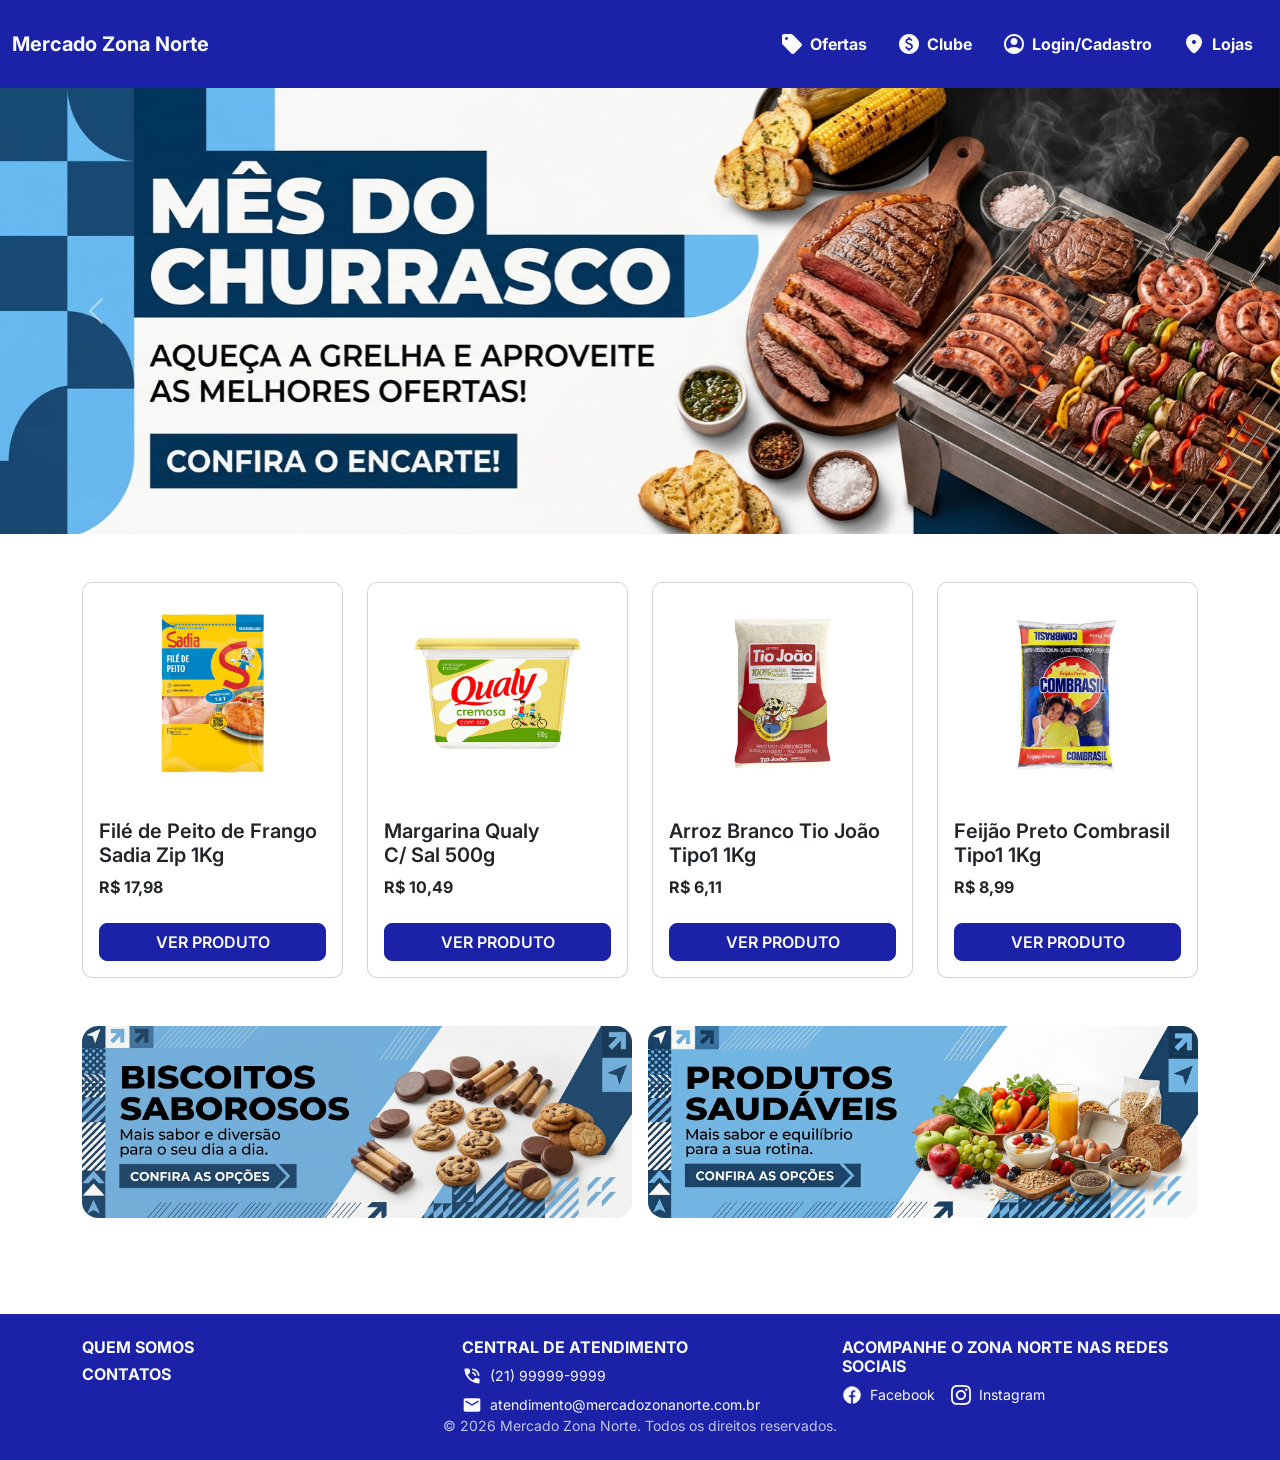
<file: Index.html>
<!DOCTYPE html>
<html lang="pt-br">

<head>
  <meta charset="UTF-8">
    <meta name="viewport" content="width=device-width, initial-scale=1.0">

    <link rel="stylesheet" href="https://cdn.jsdelivr.net/npm/bootstrap@5.3.8/dist/css/bootstrap.min.css">
    <script src="https://cdn.jsdelivr.net/npm/bootstrap@5.3.8/dist/js/bootstrap.bundle.min.js"></script>
    <link rel="stylesheet" href="style.css">
    <title>Home Page</title>

    <link rel="preconnect" href="https://fonts.googleapis.com">
    <link rel="preconnect" href="https://fonts.gstatic.com" crossorigin>
    <link href="https://fonts.googleapis.com/css2?family=Inter:wght@400;500;600;700&display=swap" rel="stylesheet">

</head>

<body>
<!-- MENU -->
        <nav class="navbar py-4 navbar-expand-md" style="background-color: #1B22A7;">
            <div class="container-fluid d-flex align-items-start justify-content-between flex-column flex-md-row">
                <div class="d-flex flex-column flex-md-row align-items-center w-100 w-md-auto mb-3 mb-md-0">
                    <a class="navbar-brand fw-bold text-light" href="index.html">
                        Mercado Zona Norte
                    </a>
                </div>

                <div class="col-12 col-md d-flex align-items-center justify-content-center justify-content-md-end">

                    <a class="nav-menu" href="ofertas.html">
                        <img src="ícones/Cupom.svg" alt="Ofertas" class="nav-icon">
                        <span>Ofertas</span>
                    </a>

                    <a class="nav-menu" href="clube.html">
                        <img src="ícones/Clube.svg" alt="Clube" class="nav-icon">
                        <span>Clube</span>
                    </a>

                    </a>
                    <a class="nav-menu" href="Cadastro.html">
                        <img src="ícones/Login.svg" alt="Login/Cadastro" class="nav-icon">
                        <span>Login/Cadastro</span>
                    </a>
                    
                   <a class="nav-menu" href="nossaslojas.html">
                        <img src="ícones/localização.svg" alt="Login/Cadastro" class="nav-icon">
                        <span>Lojas</span>
                    </a>

                </div>
            </div>
        </nav>

        <!-- BANNERS -->
        <div id="carouselExample" class="carousel slide">
            <div class="carousel-inner">
                <div class="carousel-item active">
                    <img src="Imagens/Banners/banner-1.jpg" class="d-block w-100" alt="Ofertas do Mercado Zona Norte">
                </div>
                <div class="carousel-item">
                    <img src="Imagens/Banners/banner-2.jpg" class="d-block w-100" alt="Ofertas especiais">
                </div>
                <div class="carousel-item">
                    <img src="Imagens/Banners/banner-3.jpg" class="d-block w-100" alt="Promoções do mercado">
                </div>
            </div>

            <button class="carousel-control-prev" type="button" data-bs-target="#carouselExample" data-bs-slide="prev">
                <span class="carousel-control-prev-icon" aria-hidden="true"></span>
                <span class="visually-hidden">Anterior</span>
            </button>

            <button class="carousel-control-next" type="button" data-bs-target="#carouselExample" data-bs-slide="next">
                <span class="carousel-control-next-icon" aria-hidden="true"></span>
                <span class="visually-hidden">Próximo</span>
            </button>

        </div>

        <!-- PRODUTOS -->

        <section class="container py-5">

            <div class="row g-4">

                <div class="col-12 col-md-3">
                    <div class="card">
                        <img src="Imagens/Cards/Filé-de-Peito.jpg" class="card-img-top" alt="">
                        <div class="card-body">
                            <h5 class="card-title">Filé de Peito de Frango Sadia Zip 1Kg</h5>
                            <p class="card-text">R$ 17,98</p>
                            <a href="#" class="btn btn-produto">VER PRODUTO</a>
                        </div>
                    </div>
                </div>

                <div class="col-12 col-md-3">
                    <div class="card">
                        <img src="Imagens/Cards/Margarina.jpg" class="card-img-top" alt="">
                        <div class="card-body">
                            <h5 class="card-title">Margarina Qualy <br>C/ Sal 500g</h5>
                            <p class="card-text">R$ 10,49</p>
                            <a href="#" class="btn btn-produto">VER PRODUTO</a>
                        </div>
                    </div>
                </div>

                <div class="col-12 col-md-3">
                    <div class="card">
                        <img src="Imagens/Cards/Arroz.jpg" class="card-img-top" alt="">
                        <div class="card-body">
                            <h5 class="card-title">Arroz Branco Tio João Tipo1 1Kg</h5>
                            <p class="card-text">R$ 6,11</p>
                            <a href="#" class="btn btn-produto">VER PRODUTO</a>
                        </div>
                    </div>
                </div>

                <div class="col-12 col-md-3">
                    <div class="card">
                        <img src="Imagens/Cards/Feijão.jpg" class="card-img-top" alt="">
                        <div class="card-body">
                            <h5 class="card-title">Feijão Preto Combrasil Tipo1 1Kg</h5>
                            <p class="card-text">R$ 8,99</p>
                            <a href="#" class="btn btn-produto">VER PRODUTO</a>
                        </div>
                    </div>
                </div>
        </section>

        <!-- BANNERS -->
        <section class="container pb-5">
            <div class="row g-3">
                <div class="col-12 col-md-6">
                    <div class="rounded-4 overflow-hidden">
                        <img src="Imagens/Banners/banner-4.jpg" class="d-block w-100"
                            alt="Ofertas do Mercado Zona Norte">
                    </div>
                </div>
                <div class="col-12 col-md-6">
                    <div class="rounded-4 overflow-hidden">
                        <img src="Imagens/Banners/banner-5.jpg" class="d-block w-100"
                            alt="Ofertas do Mercado Zona Norte">
                    </div>
                </div>
            </div>
        </section>

        <!-- FOOTER -->
        <footer class="footer-site text-light py-4 mt-5">
            <div class="container">
                <div class="row g-4 align-items-start">

                    <div class="col-12 col-md-4 text-center text-md-start">
                        <div class="d-flex flex-column gap-2">
                            <a href="sobre.html" class="quem-somos">
                                <h6 class="fw-bold text-uppercase mb-0">Quem Somos</h6>
                            </a>

                            <a href="contato.html" class="quem-somos">
                                <h6 class="fw-bold text-uppercase mb-0">Contatos</h6>
                            </a>

                        </div>
                    </div>

                    <div class="col-12 col-md-4 text-center text-md-start">
                        <h6 class="fw-bold text-uppercase mb-2">Central de Atendimento</h6>

                        <div class="d-flex align-items-center justify-content-center justify-content-md-start mb-2">
                            <img src="ícones/telefone.svg" alt="Telefone" class="footer-icon me-2">
                            <span class="small">(21) 99999-9999</span>
                        </div>

                        <div class="d-flex align-items-center justify-content-center justify-content-md-start">
                            <img src="ícones/email.svg" alt="E-mail" class="footer-icon me-2">
                            <span class="small">atendimento@mercadozonanorte.com.br</span>
                        </div>

                    </div>

                    <div class="col-12 col-md-4 text-center text-md-start">
                        <h6 class="fw-bold text-uppercase mb-2">Acompanhe o Zona Norte nas redes sociais</h6>
                        <div class="d-flex gap-3 justify-content-center justify-content-md-start">
                            <a href="https://www.facebook.com.br" class="social-link d-flex align-items-center gap-2">
                                <img src="ícones/facebook.svg" alt="Facebook" class="footer-icon">
                                <span class="small">Facebook</span>
                            </a>
                            <a href="https://www.instagram.com" class="social-link d-flex align-items-center gap-2">
                                <img src="ícones/instagram.svg" alt="Instagram" class="footer-icon">
                                <span class="small">Instagram</span>
                            </a>
                        </div>
                    </div>

                </div>

                <div class="text-center small opacity-75">
                    &copy; 2026 Mercado Zona Norte. Todos os direitos reservados.
                </div>
            </div>
        </footer>

    </main>

</body>

</html>
</file>
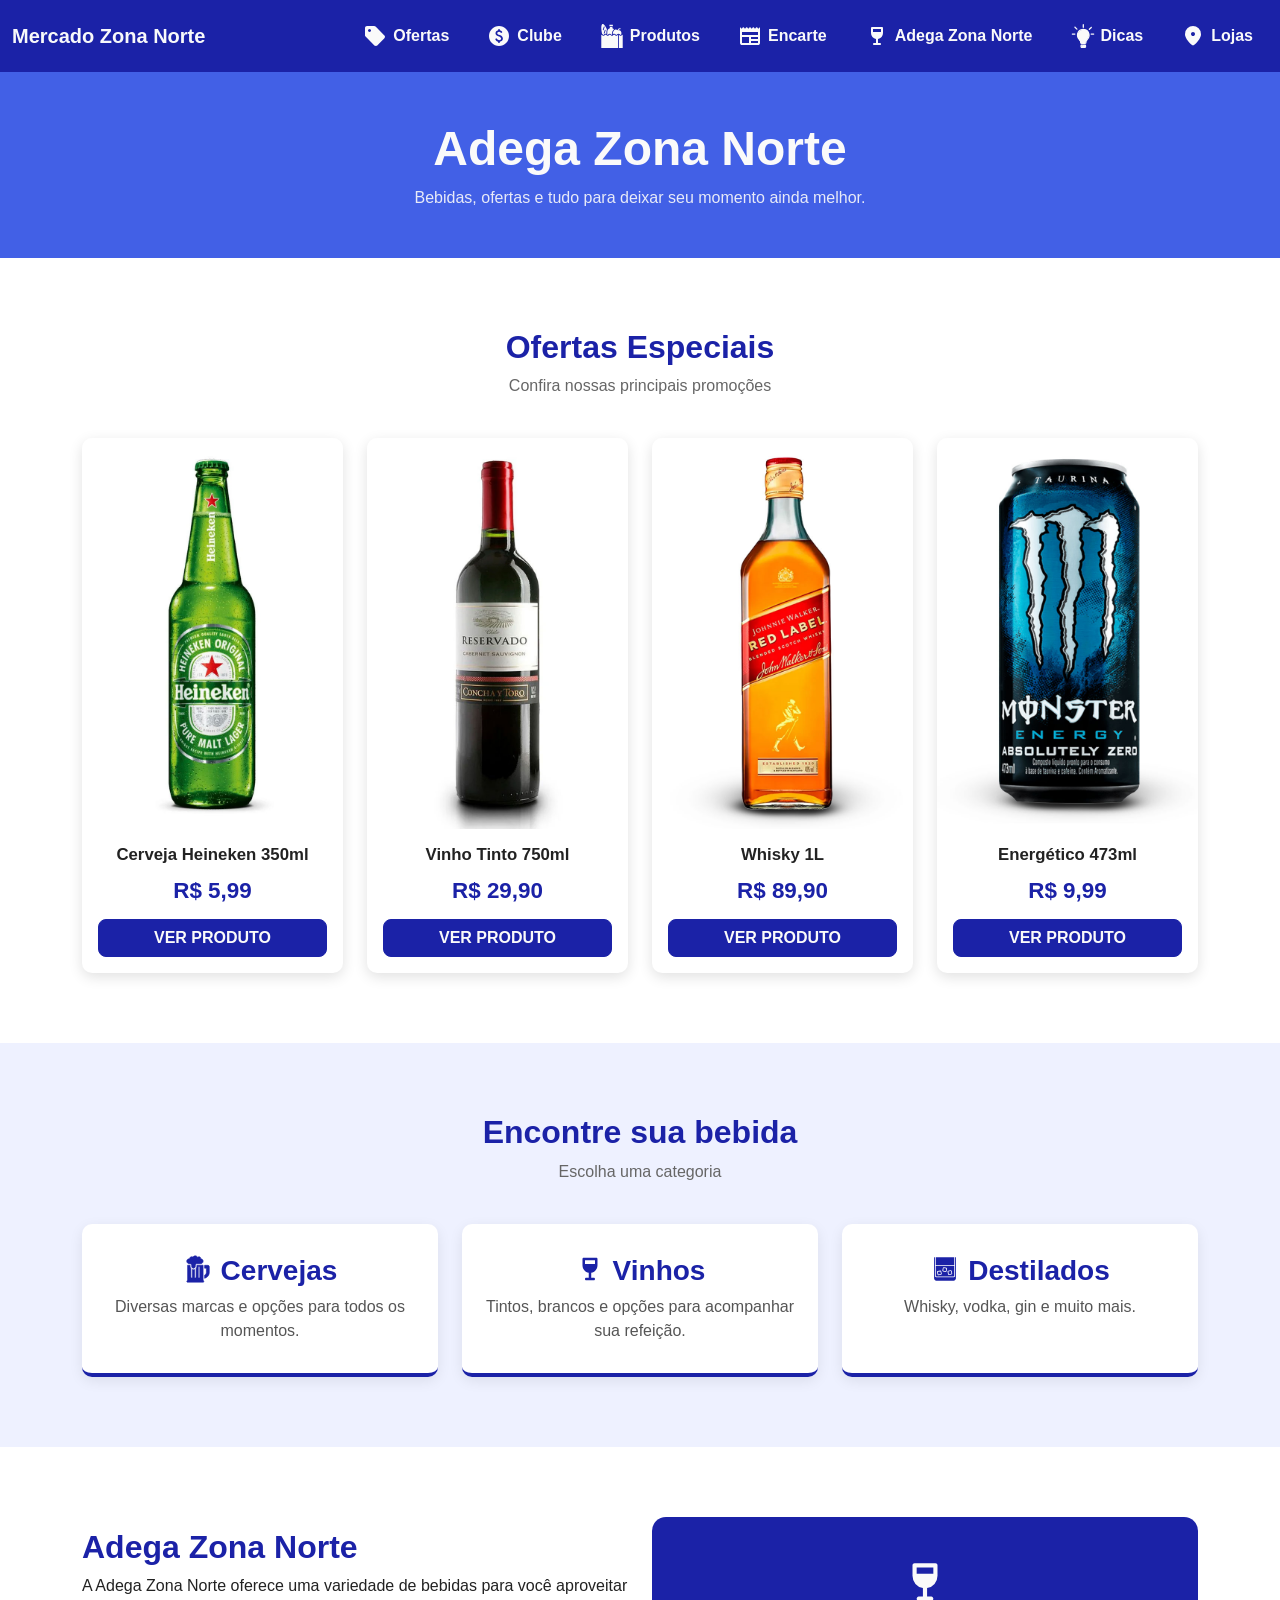
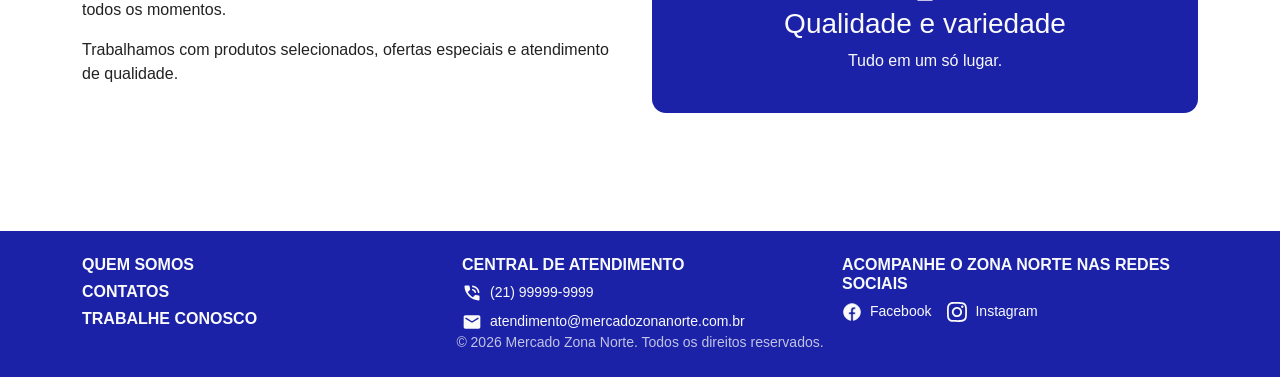
<file: adega.html>
<!DOCTYPE html>
<html lang="pt-br">

<head>
    <meta charset="UTF-8">
    <meta name="viewport" content="width=device-width, initial-scale=1.0">

    <link rel="stylesheet" href="https://cdn.jsdelivr.net/npm/bootstrap@5.3.8/dist/css/bootstrap.min.css">
    <link rel="stylesheet" href="adega.css">
    <script src="https://cdn.jsdelivr.net/npm/bootstrap@5.3.8/dist/js/bootstrap.bundle.min.js"></script>

    <title>Adega Zona Norte</title>

</head>

<body>

    <!-- MENU -->
    <nav class="navbar navbar-expand-lg navbar-dark py-3" style="background-color: #1B22A7;">
        <div class="container-fluid">
            <a class="navbar-brand fw-bold text-light" href="index.html">
                Mercado Zona Norte
            </a>

            <!-- Mobile -->
            <button class="navbar-toggler" type="button" data-bs-toggle="collapse" data-bs-target="#menuPrincipal"
                aria-controls="menuPrincipal" aria-expanded="false" aria-label="Alternar navegação">
                <span class="navbar-toggler-icon"></span>
            </button>

            <div class="collapse navbar-collapse justify-content-end mt-3 mt-lg-0" id="menuPrincipal">
                <div class="d-flex flex-column flex-lg-row align-items-stretch align-items-lg-center gap-2">

                    <a class="nav-menu" href="ofertas.html">
                        <img src="ícones/Cupom.svg" alt="Ofertas" class="nav-icon">
                        <span>Ofertas</span>
                    </a>

                    <a class="nav-menu" href="clube.html">
                        <img src="ícones/Clube.svg" alt="Clube" class="nav-icon">
                        <span>Clube</span>
                    </a>

                    <a class="nav-menu" href="produtos.html">
                        <img src="ícones/produtos.svg" alt="Produtos" class="nav-icon">
                        <span>Produtos</span>
                    </a>

                    <a class="nav-menu" href="encarte.html">
                        <img src="ícones/encarte.svg" alt="Encarte" class="nav-icon">
                        <span>Encarte</span>
                    </a>

                    <a class="nav-menu" href="adega.html">
                        <img src="ícones/vinho.svg" alt="Adega" class="nav-icon">
                        <span>Adega Zona Norte</span>
                    </a>

                    <a class="nav-menu" href="dicas.html">
                        <img src="ícones/dicas.svg" alt="Dicas" class="nav-icon">
                        <span>Dicas</span>
                    </a>

                    <a class="nav-menu" href="nossaslojas.html">
                        <img src="ícones/localização.svg" alt="Nossas Lojas" class="nav-icon">
                        <span>Lojas</span>
                    </a>

                </div>
            </div>
        </div>
    </nav>

    <!-- CABEÇALHO DA PÁGINA -->
    <section class="cabecalho-pagina">
        <div class="container text-center">
            <h1 class="display-5">Adega Zona Norte</h1>
            <p>Bebidas, ofertas e tudo para deixar seu momento ainda melhor.</p>
        </div>
    </section>


    <!-- OFERTAS -->
    <section id="ofertas" class="container ofertas">

        <div class="titulo-secao">
            <h2>Ofertas Especiais</h2>
            <p>Confira nossas principais promoções</p>
        </div>

        <div class="row g-4">

            <!-- PRODUTO 1 -->
            <div class="col-12 col-md-6 col-lg-3">
                <div class="produto-card">
                    <div class="produto-imagem">
                        <img src="Imagens/Adega/cerveja.jpg" alt="Cerveja Heineken 350ml">
                    </div>
                    <div class="produto-info">
                        <h3>Cerveja Heineken 350ml</h3>
                        <p class="preco">R$ 5,99</p>
                        <a href="#" class="btn btn-produto">VER PRODUTO</a>
                    </div>
                </div>
            </div>

            <!-- PRODUTO 2 -->
            <div class="col-12 col-md-6 col-lg-3">
                <div class="produto-card">
                    <div class="produto-imagem">
                        <img src="Imagens/Adega/vinho.jpg" alt="Vinho Tinto 750ml">
                    </div>
                    <div class="produto-info">
                        <h3>Vinho Tinto 750ml</h3>
                        <p class="preco">R$ 29,90</p>
                        <a href="#" class="btn btn-produto">VER PRODUTO</a>
                    </div>
                </div>
            </div>

            <!-- PRODUTO 3 -->
            <div class="col-12 col-md-6 col-lg-3">
                <div class="produto-card">
                    <div class="produto-imagem">
                        <img src="Imagens/Adega/whisky.jpg" alt="Whisky 1L">
                    </div>
                    <div class="produto-info">
                        <h3>Whisky 1L</h3>
                        <p class="preco">R$ 89,90</p>
                        <a href="#" class="btn btn-produto">VER PRODUTO</a>
                    </div>
                </div>
            </div>

            <!-- PRODUTO 4 -->
            <div class="col-12 col-md-6 col-lg-3">
                <div class="produto-card">
                    <div class="produto-imagem">
                        <img src="Imagens/Adega/energetico.jpg" alt="Energético 473ml">
                    </div>
                    <div class="produto-info">
                        <h3>Energético 473ml</h3>
                        <p class="preco">R$ 9,99</p>
                        <a href="#" class="btn btn-produto">VER PRODUTO</a>
                    </div>
                </div>
            </div>

        </div>
    </section>


    <!-- CATEGORIAS (destino do link "Produtos") -->
    <section id="produtos" class="categorias">
        <div class="container">

            <div class="titulo-secao">
                <h2>Encontre sua bebida</h2>
                <p>Escolha uma categoria</p>
            </div>

            <div class="row g-4">

                <div class="col-12 col-md-4">
                    <div class="categoria">
                        <h3 class="d-flex justify-content-center gap-2">
                            <img src="ícones/cervejas.svg" alt="" class="produto-icon">
                            <span>Cervejas</span>
                        </h3>
                        <p>Diversas marcas e opções para todos os momentos.</p>
                    </div>
                </div>

                <div class="col-12 col-md-4">
                    <div class="categoria">
                        <h3 class="d-flex justify-content-center gap-2">
                            <img src="ícones/vinhos.svg" alt="" class="produto-icon">
                            <span>Vinhos</span>
                        </h3>
                        <p>Tintos, brancos e opções para acompanhar sua refeição.</p>
                    </div>
                </div>

                <div class="col-12 col-md-4">
                    <div class="categoria">
                        <h3 class="d-flex justify-content-center gap-2">
                            <img src="ícones/whisky.svg" alt="" class="produto-icon">
                            <span>Destilados</span>
                        </h3>
                        <p>Whisky, vodka, gin e muito mais.</p>
                    </div>
                </div>

            </div>

        </div>
    </section>


    <!-- SOBRE -->
    <section class="sobre">
        <div class="container">
            <div class="row align-items-center g-4">

                <div class="col-md-6">
                    <h2>Adega Zona Norte</h2>
                    <p>
                        A Adega Zona Norte oferece uma variedade de bebidas
                        para você aproveitar todos os momentos.
                    </p>
                    <p>
                        Trabalhamos com produtos selecionados, ofertas
                        especiais e atendimento de qualidade.
                    </p>
                </div>

                <div class="col-md-6 text-center">
                    <div class="sobre-destaque">
                       <img src="ícones/vinho.svg" alt="" class="produto-vinho-icon">
                        <h3>Qualidade e variedade</h3>
                        <p>Tudo em um só lugar.</p>
                    </div>
                </div>

            </div>
        </div>
    </section>


    <!-- FOOTER -->
    <footer class="footer-site text-light py-4 mt-5">
        <div class="container">
            <div class="row g-4 align-items-start">

                <div class="col-12 col-md-4 text-center text-md-start">
                    <div class="d-flex flex-column gap-2">
                        <a href="sobre.html" class="quem-somos">
                            <h6 class="fw-bold text-uppercase mb-0">Quem Somos</h6>
                        </a>

                        <a href="contato.html" class="quem-somos">
                            <h6 class="fw-bold text-uppercase mb-0">Contatos</h6>
                        </a>

                        <a href="trabalheconosco.html" class="quem-somos">
                            <h6 class="fw-bold text-uppercase mb-0">Trabalhe Conosco</h6>
                        </a>

                    </div>
                </div>

                <div class="col-12 col-md-4 text-center text-md-start">
                    <h6 class="fw-bold text-uppercase mb-2">Central de Atendimento</h6>

                    <div class="d-flex align-items-center justify-content-center justify-content-md-start mb-2">
                        <img src="ícones/telefone.svg" alt="Telefone" class="footer-icon me-2">
                        <span class="small">(21) 99999-9999</span>
                    </div>

                    <div class="d-flex align-items-center justify-content-center justify-content-md-start">
                        <img src="ícones/email.svg" alt="E-mail" class="footer-icon me-2">
                        <span class="small">atendimento@mercadozonanorte.com.br</span>
                    </div>

                </div>

                <div class="col-12 col-md-4 text-center text-md-start">
                    <h6 class="fw-bold text-uppercase mb-2">Acompanhe o Zona Norte nas redes sociais</h6>
                    <div class="d-flex gap-3 justify-content-center justify-content-md-start">
                        <a href="https://www.facebook.com.br" class="social-link d-flex align-items-center gap-2">
                            <img src="ícones/facebook.svg" alt="Facebook" class="footer-icon">
                            <span class="small">Facebook</span>
                        </a>
                        <a href="https://www.instagram.com" class="social-link d-flex align-items-center gap-2">
                            <img src="ícones/instagram.svg" alt="Instagram" class="footer-icon">
                            <span class="small">Instagram</span>
                        </a>
                    </div>
                </div>

            </div>

            <div class="text-center small opacity-75">
                &copy; 2026 Mercado Zona Norte. Todos os direitos reservados.
            </div>
        </div>
    </footer>

</body>

</html>
</file>
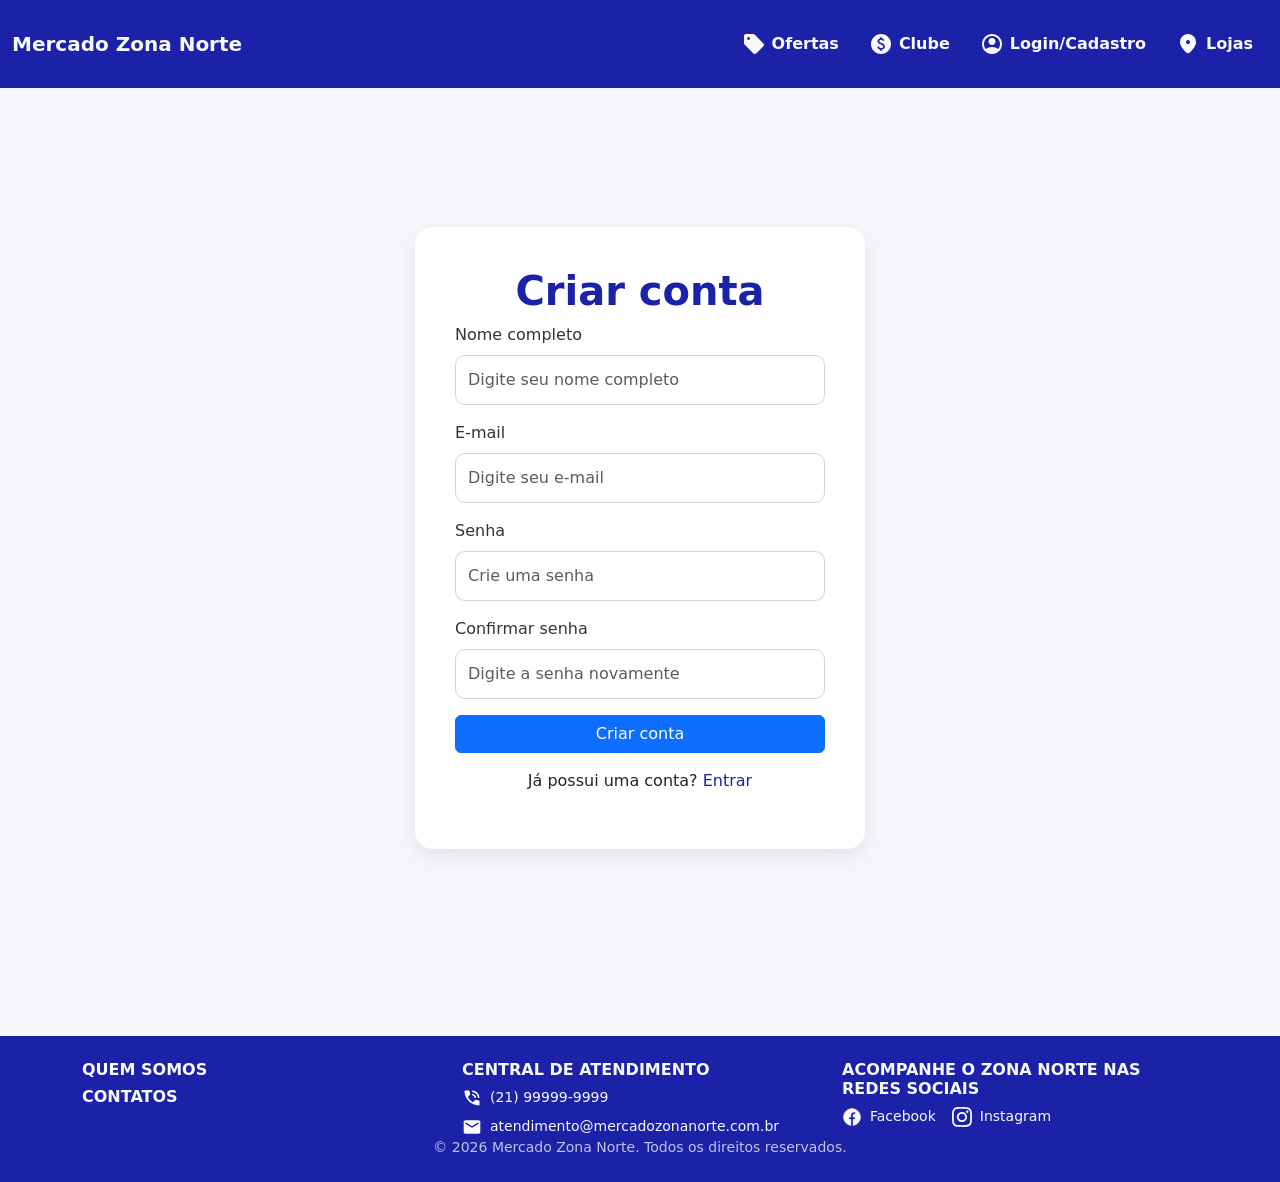
<file: cadastro.html>
<!DOCTYPE html>
<html lang="pt-br">

<head>
    <meta charset="UTF-8">
    <meta name="viewport" content="width=device-width, initial-scale=1.0">

    <link rel="stylesheet" href="https://cdn.jsdelivr.net/npm/bootstrap@5.3.8/dist/css/bootstrap.min.css">
    <script src="https://cdn.jsdelivr.net/npm/bootstrap@5.3.8/dist/js/bootstrap.bundle.min.js"></script>
    <link rel="stylesheet" href="cadastro.css">
    <title>Home Page</title>

    <link rel="preconnect" href="https://fonts.googleapis.com">
    <link rel="preconnect" href="https://fonts.gstatic.com" crossorigin>
    <link href="https://fonts.googleapis.com/css2?family=Inter:wght@400;500;600;700&display=swap" rel="stylesheet">
</head>

<body>

<!-- MENU -->
        <nav class="navbar py-4 navbar-expand-md" style="background-color: #1B22A7;">
            <div class="container-fluid d-flex align-items-start justify-content-between flex-column flex-md-row">
                <div class="d-flex flex-column flex-md-row align-items-center w-100 w-md-auto mb-3 mb-md-0">
                    <a class="navbar-brand fw-bold text-light" href="index.html">
                        Mercado Zona Norte
                    </a>
                </div>

                <div class="col-12 col-md d-flex align-items-center justify-content-center justify-content-md-end">

                    <a class="nav-menu" href="ofertas.html">
                        <img src="ícones/Cupom.svg" alt="Ofertas" class="nav-icon">
                        <span>Ofertas</span> 
                        </a>

                    <a class="nav-menu" href="clube.html">
                        <img src="ícones/Clube.svg" alt="Clube" class="nav-icon">
                        <span>Clube</span>
                    </a>

                    <a class="nav-menu" href="cadastro.html">
                        <img src="ícones/Login.svg" alt="Login/Cadastro" class="nav-icon">
                        <span>Login/Cadastro</span>
                    </a>
                    
                    <a class="nav-menu" href="nossaslojas.html">
                        <img src="ícones/localização.svg" alt="Login/Cadastro" class="nav-icon">
                        <span>Lojas</span>
                    </a>

                </div>
            </div>
        </nav>


        <!-- CADASTRO  -->

        <div class="login-container">

            <div class="login-card">

                <h1 class="text-center">
                    Criar conta
                </h1>

                <form>

                    <div class="mb-3">

                        <label for="nome" class="form-label">
                            Nome completo
                        </label>

                        <input type="text" class="form-control" id="nome" placeholder="Digite seu nome completo"
                            required>

                    </div>


                    <div class="mb-3">

                        <label for="email" class="form-label">
                            E-mail
                        </label>

                        <input type="email" class="form-control" id="email" placeholder="Digite seu e-mail" required>

                    </div>


                    <div class="mb-3">

                        <label for="senha" class="form-label">
                            Senha
                        </label>

                        <input type="password" class="form-control" id="senha" placeholder="Crie uma senha" required>

                    </div>


                    <div class="mb-3">

                        <label for="confirmarSenha" class="form-label">
                            Confirmar senha
                        </label>

                        <input type="password" class="form-control" id="confirmarSenha"
                            placeholder="Digite a senha novamente" required>

                    </div>

                    <button type="submit" class="btn btn-primary w-100">
                        Criar conta
                    </button>
                    <p class="text-center mt-3">
                        Já possui uma conta?

                        <a href="login.html">
                            Entrar
                        </a>
                    </p>
                </form>
            </div>
        </div>

    <!-- FOOTER -->
    <footer class="footer-site text-light py-4 mt-5">
        <div class="container">
            <div class="row g-4 align-items-start">

                <div class="col-12 col-md-4 text-center text-md-start">
                    <div class="d-flex flex-column gap-2">
                        <a href="sobre.html" class="quem-somos">
                            <h6 class="fw-bold text-uppercase mb-0">Quem Somos</h6>
                        </a>
                        <a href="contato.html" class="quem-somos">
                            <h6 class="fw-bold text-uppercase mb-0">Contatos</h6>
                        </a>
                    </div>
                </div>

                <div class="col-12 col-md-4 text-center text-md-start">
                    <h6 class="fw-bold text-uppercase mb-2">Central de Atendimento</h6>

                    <div class="d-flex align-items-center justify-content-center justify-content-md-start mb-2">
                        <img src="ícones/telefone.svg" alt="Telefone" class="footer-icon me-2">
                        <span class="small">(21) 99999-9999</span>
                    </div>

                    <div class="d-flex align-items-center justify-content-center justify-content-md-start">
                        <img src="ícones/email.svg" alt="E-mail" class="footer-icon me-2">
                        <span class="small">atendimento@mercadozonanorte.com.br</span>
                    </div>
                </div>

                <div class="col-12 col-md-4 text-center text-md-start">
                    <h6 class="fw-bold text-uppercase mb-2">Acompanhe o Zona Norte nas redes sociais</h6>
                    <div class="d-flex gap-3 justify-content-center justify-content-md-start">
                        <a href="https://www.facebook.com.br" class="social-link d-flex align-items-center gap-2">
                            <img src="ícones/facebook.svg" alt="Facebook" class="footer-icon">
                            <span class="small">Facebook</span>
                        </a>
                        <a href="https://www.instagram.com" class="social-link d-flex align-items-center gap-2">
                            <img src="ícones/instagram.svg" alt="Instagram" class="footer-icon">
                            <span class="small">Instagram</span>
                        </a>
                    </div>
                </div>

            </div>

            <div class="text-center small opacity-75">
                &copy; 2026 Mercado Zona Norte. Todos os direitos reservados.
            </div>
        </div>
    </footer>

    <script>
    document.addEventListener("DOMContentLoaded", function () {
        const form = document.querySelector("form");
        const senhaInput = document.getElementById("senha");
        const confirmarSenhaInput = document.getElementById("confirmarSenha");

        form.addEventListener("submit", function (event) {
            event.preventDefault();
            const senha = senhaInput.value;
            const confirmarSenha = confirmarSenhaInput.value;

            if (senha.length < 6 || senha.length > 15) {
                alert("A senha deve ter entre 6 e 15 caracteres.");
                senhaInput.focus();
                return;
            }
            if (senha !== confirmarSenha) {
                alert("As senhas não coincidem. Por favor, verifique.");
                confirmarSenhaInput.focus();
                return;
            }

            alert("Cadastro realizado com sucesso!");
            
            window.location.href = "login.html";
        });
    });
    </script>
  </body>
</html>
</file>
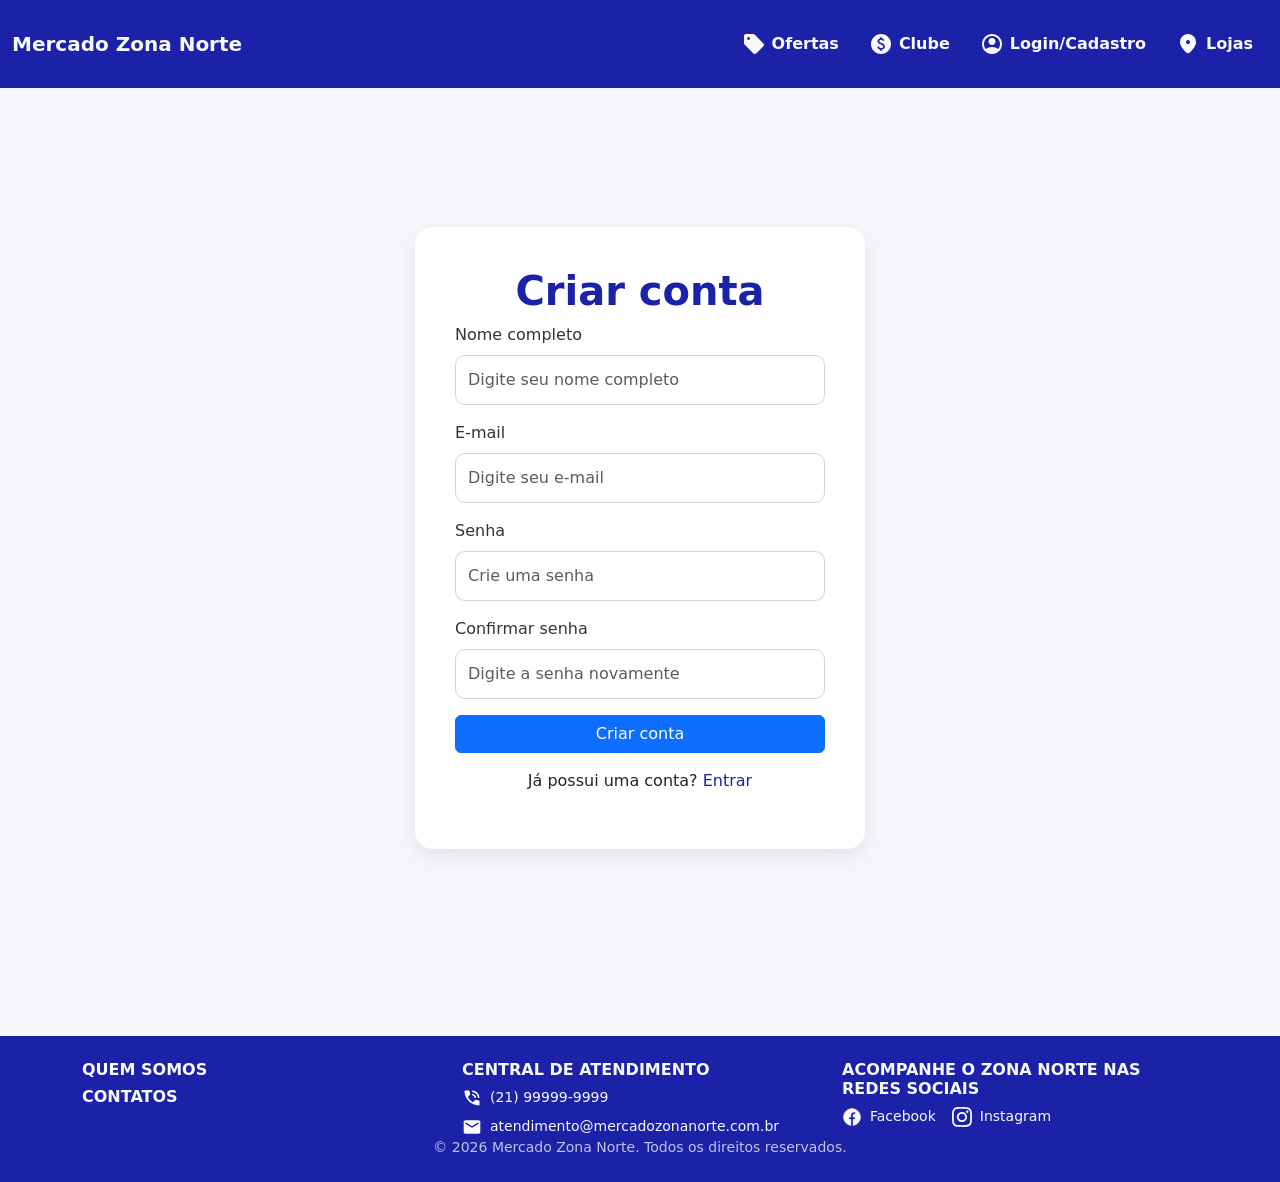
<file: Cadastro.html>
<!DOCTYPE html>
<html lang="pt-br">

<head>
    <meta charset="UTF-8">
    <meta name="viewport" content="width=device-width, initial-scale=1.0">

    <link rel="stylesheet" href="https://cdn.jsdelivr.net/npm/bootstrap@5.3.8/dist/css/bootstrap.min.css">
    <script src="https://cdn.jsdelivr.net/npm/bootstrap@5.3.8/dist/js/bootstrap.bundle.min.js"></script>
    <link rel="stylesheet" href="cadastro.css">
    <title>Home Page</title>

    <link rel="preconnect" href="https://fonts.googleapis.com">
    <link rel="preconnect" href="https://fonts.gstatic.com" crossorigin>
    <link href="https://fonts.googleapis.com/css2?family=Inter:wght@400;500;600;700&display=swap" rel="stylesheet">
</head>

<body>

<!-- MENU -->
        <nav class="navbar py-4 navbar-expand-md" style="background-color: #1B22A7;">
            <div class="container-fluid d-flex align-items-start justify-content-between flex-column flex-md-row">
                <div class="d-flex flex-column flex-md-row align-items-center w-100 w-md-auto mb-3 mb-md-0">
                    <a class="navbar-brand fw-bold text-light" href="index.html">
                        Mercado Zona Norte
                    </a>
                </div>

                <div class="col-12 col-md d-flex align-items-center justify-content-center justify-content-md-end">

                    <a class="nav-menu" href="ofertas.html">
                        <img src="ícones/Cupom.svg" alt="Ofertas" class="nav-icon">
                        <span>Ofertas</span>
                    </a>

                    <a class="nav-menu" href="clube.html">
                        <img src="ícones/Clube.svg" alt="Clube" class="nav-icon">
                        <span>Clube</span>
                    </a>

                    </a>
                    <a class="nav-menu" href="Cadastro.html">
                        <img src="ícones/Login.svg" alt="Login/Cadastro" class="nav-icon">
                        <span>Login/Cadastro</span>
                    </a>
                    
                    <a class="nav-menu" href="nossaslojas.html">
                        <img src="ícones/localização.svg" alt="Login/Cadastro" class="nav-icon">
                        <span>Lojas</span>
                    </a>

                </div>
            </div>
        </nav>

    <body>

        <!-- CADASTRO  -->

        <div class="login-container">

            <div class="login-card">

                <h1 class="text-center">
                    Criar conta
                </h1>

                <form>

                    <div class="mb-3">

                        <label for="nome" class="form-label">
                            Nome completo
                        </label>

                        <input type="text" class="form-control" id="nome" placeholder="Digite seu nome completo"
                            required>

                    </div>


                    <div class="mb-3">

                        <label for="email" class="form-label">
                            E-mail
                        </label>

                        <input type="email" class="form-control" id="email" placeholder="Digite seu e-mail" required>

                    </div>


                    <div class="mb-3">

                        <label for="senha" class="form-label">
                            Senha
                        </label>

                        <input type="password" class="form-control" id="senha" placeholder="Crie uma senha" required>

                    </div>


                    <div class="mb-3">

                        <label for="confirmarSenha" class="form-label">
                            Confirmar senha
                        </label>

                        <input type="password" class="form-control" id="confirmarSenha"
                            placeholder="Digite a senha novamente" required>

                    </div>

                    <button type="submit" class="btn btn-primary w-100">
                        Criar conta
                    </button>
                    <p class="text-center mt-3">
                        Já possui uma conta?

                        <a href="Login.html">
                            Entrar
                        </a>
                    </p>
                </form>
            </div>
        </div>
    </body>

    <!-- FOOTER -->
    <footer class="footer-site text-light py-4 mt-5">
        <div class="container">
            <div class="row g-4 align-items-start">

                <div class="col-12 col-md-4 text-center text-md-start">
                    <div class="d-flex flex-column gap-2">
                        <a href="sobre.html" class="quem-somos">
                            <h6 class="fw-bold text-uppercase mb-0">Quem Somos</h6>
                        </a>
                        <a href="contato.html" class="quem-somos">
                            <h6 class="fw-bold text-uppercase mb-0">Contatos</h6>
                        </a>
                    </div>
                </div>

                <div class="col-12 col-md-4 text-center text-md-start">
                    <h6 class="fw-bold text-uppercase mb-2">Central de Atendimento</h6>

                    <div class="d-flex align-items-center justify-content-center justify-content-md-start mb-2">
                        <img src="ícones/telefone.svg" alt="Telefone" class="footer-icon me-2">
                        <span class="small">(21) 99999-9999</span>
                    </div>

                    <div class="d-flex align-items-center justify-content-center justify-content-md-start">
                        <img src="ícones/email.svg" alt="E-mail" class="footer-icon me-2">
                        <span class="small">atendimento@mercadozonanorte.com.br</span>
                    </div>
                </div>

                <div class="col-12 col-md-4 text-center text-md-start">
                    <h6 class="fw-bold text-uppercase mb-2">Acompanhe o Zona Norte nas redes sociais</h6>
                    <div class="d-flex gap-3 justify-content-center justify-content-md-start">
                        <a href="https://www.facebook.com.br" class="social-link d-flex align-items-center gap-2">
                            <img src="ícones/facebook.svg" alt="Facebook" class="footer-icon">
                            <span class="small">Facebook</span>
                        </a>
                        <a href="https://www.instagram.com" class="social-link d-flex align-items-center gap-2">
                            <img src="ícones/instagram.svg" alt="Instagram" class="footer-icon">
                            <span class="small">Instagram</span>
                        </a>
                    </div>
                </div>

            </div>

            <div class="text-center small opacity-75">
                &copy; 2026 Mercado Zona Norte. Todos os direitos reservados.
            </div>
        </div>
    </footer>

    <script>
    document.addEventListener("DOMContentLoaded", function () {
        const form = document.querySelector("form");
        const senhaInput = document.getElementById("senha");
        const confirmarSenhaInput = document.getElementById("confirmarSenha");

        form.addEventListener("submit", function (event) {
            event.preventDefault();
            const senha = senhaInput.value;
            const confirmarSenha = confirmarSenhaInput.value;

            if (senha.length < 6 || senha.length > 15) {
                alert("A senha deve ter entre 6 e 15 caracteres.");
                senhaInput.focus();
                return;
            }
            if (senha !== confirmarSenha) {
                alert("As senhas não coincidem. Por favor, verifique.");
                confirmarSenhaInput.focus();
                return;
            }

            alert("Cadastro realizado com sucesso!");
            
            window.location.href = "Login.html";
        });
    });
</script>

</html>
</file>
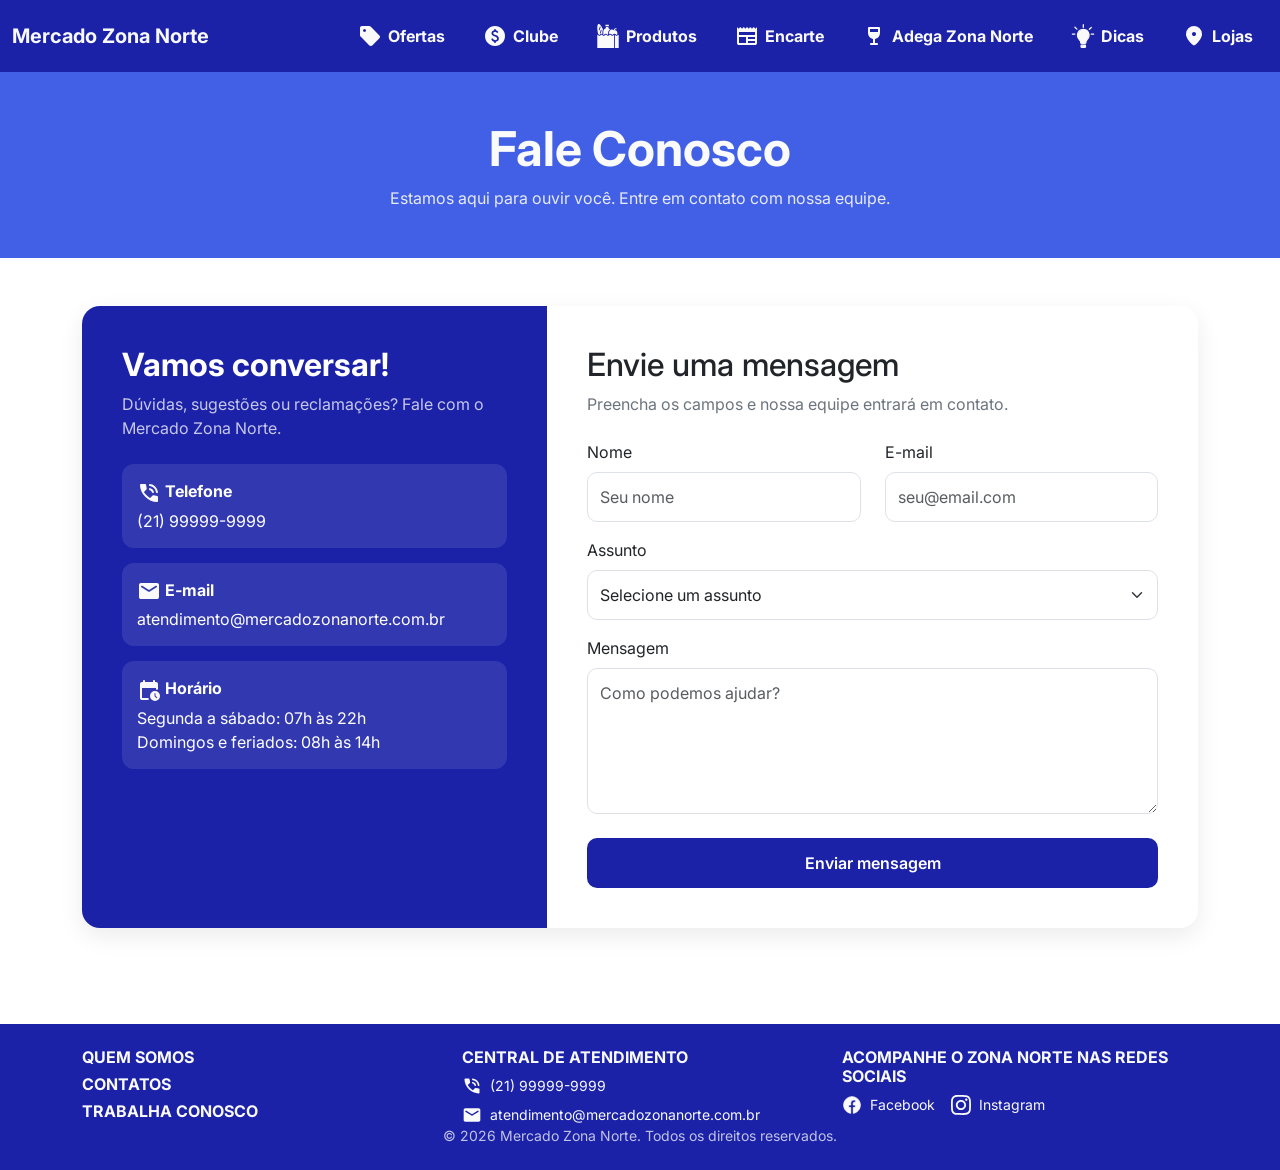
<file: contato.html>
<!DOCTYPE html>
<html lang="pt-br">

<head>
    <meta charset="UTF-8">
    <meta name="viewport" content="width=device-width, initial-scale=1.0">

    <link rel="stylesheet" href="https://cdn.jsdelivr.net/npm/bootstrap@5.3.8/dist/css/bootstrap.min.css">
    <script src="https://cdn.jsdelivr.net/npm/bootstrap@5.3.8/dist/js/bootstrap.bundle.min.js"></script>
    <link rel="stylesheet" href="style.css">
    <title>Home Page</title>

    <link rel="preconnect" href="https://fonts.googleapis.com">
    <link rel="preconnect" href="https://fonts.gstatic.com" crossorigin>
    <link href="https://fonts.googleapis.com/css2?family=Inter:wght@400;500;600;700&display=swap" rel="stylesheet">

    <title>Fale Conosco | Mercado Zona Norte</title>

    <style>
        * {
            box-sizing: border-box;
        }

        body {
            font-family: 'Inter', sans-serif;
            margin: 0;
            padding: 0;
        }

        /* ==============================
   CABEÇALHO DAS PÁGINAS
   ============================== */

        .cabecalho-pagina {
            background-color: #4260E6;
            color: #FAFAFA;
            padding: 48px 0;
        }

        .cabecalho-pagina h1 {
            font-weight: 700;
        }

        .cabecalho-pagina p {
            margin-bottom: 0;
            opacity: 0.9;
        }

        /* ==============================
   CONTATO
   ============================== */

        .contato-box {
            background: white;
            border-radius: 18px;
            box-shadow: 0 8px 25px rgba(0, 0, 0, .08);
            overflow: hidden;
        }

        .info-contato {
            background: #1B22A7;
            color: white;
            padding: 40px;
        }

        /* ==============================
   INFO
   ============================== */

        .info-item {
            background: rgba(255, 255, 255, .1);
            border-radius: 12px;
            padding: 15px;
            margin-bottom: 15px;
        }

        /* ==============================
   FORMULÁRIO
   ============================== */

        .formulario {
            padding: 40px;
        }

        .form-control,
        .form-select {
            padding: 12px;
            border-radius: 10px;
        }

        /* ==============================
   BOTÃO
   ============================== */

        .btn-enviar {
            background: #1B22A7;
            color: white;
            font-weight: 600;
            padding: 12px;
            border-radius: 10px;
        }

        .btn-enviar:hover {
            background: #4260E6;
            color: white;
        }

        /* ==============================
   RESPONSIVIDADE 
   ============================== */

        @media(max-width: 768px) {

            .info-contato,
            .formulario {
                padding: 25px;
            }
        }
    </style>

</head>

<body>

        <!-- MENU -->
            <nav class="navbar navbar-expand-lg navbar-dark py-3" style="background-color: #1B22A7;">
                <div class="container-fluid">
                    <a class="navbar-brand fw-bold text-light" href="index.html">
                        Mercado Zona Norte
                    </a>

                    <!-- Mobile -->
                    <button class="navbar-toggler" type="button" data-bs-toggle="collapse"
                        data-bs-target="#menuPrincipal" aria-controls="menuPrincipal" aria-expanded="false"
                        aria-label="Alternar navegação">
                        <span class="navbar-toggler-icon"></span>
                    </button>

                    <div class="collapse navbar-collapse justify-content-end mt-3 mt-lg-0" id="menuPrincipal">
                        <div class="d-flex flex-column flex-lg-row align-items-stretch align-items-lg-center gap-2">

                            <a class="nav-menu" href="ofertas.html">
                                <img src="ícones/Cupom.svg" alt="Ofertas" class="nav-icon">
                                <span>Ofertas</span>
                            </a>

                            <a class="nav-menu" href="clube.html">
                                <img src="ícones/Clube.svg" alt="Clube" class="nav-icon">
                                <span>Clube</span>
                            </a>

                            <a class="nav-menu" href="produtos.html">
                                <img src="ícones/produtos.svg" alt="Produtos" class="nav-icon">
                                <span>Produtos</span>
                            </a>

                            <a class="nav-menu" href="encarte.html">
                                <img src="ícones/encarte.svg" alt="Encarte" class="nav-icon">
                                <span>Encarte</span>
                            </a>

                               <a class="nav-menu" href="adega.html">
                                <img src="ícones/vinho.svg" alt="Adega" class="nav-icon">
                                <span>Adega Zona Norte</span>
                            </a>

                            <a class="nav-menu" href="dicas.html">
                                <img src="ícones/dicas.svg" alt="Dicas" class="nav-icon">
                                <span>Dicas</span>
                            </a>

                            <a class="nav-menu" href="nossaslojas.html">
                                <img src="ícones/localização.svg" alt="Nossas Lojas" class="nav-icon">
                                <span>Lojas</span>
                            </a>

                        </div>
                    </div>
                </div>
            </nav>


    <!-- CABEÇALHO -->
    <section class="cabecalho-pagina text-center">

        <div class="container">

            <h1 class="display-5 fw-bold">
                Fale Conosco
            </h1>

            <p>
                Estamos aqui para ouvir você. Entre em contato com nossa equipe.
            </p>

        </div>

    </section>


    <!-- CONTEÚDO -->
    <section class="container py-5">

        <div class="contato-box">

            <div class="row g-0">

                <!-- INFORMAÇÕES -->
                <div class="col-lg-5 info-contato">

                    <h2 class="fw-bold mb-2">
                        Vamos conversar!
                    </h2>

                    <p class="opacity-75 mb-4">
                        Dúvidas, sugestões ou reclamações?
                        Fale com o Mercado Zona Norte.
                    </p>


                    <div class="info-item">

                        <img src="ícones/telefone.svg" alt="Login/Cadastro" class="nav-icon">
                        <span><strong>Telefone</strong></span>

                        <p class="mb-0 mt-1">
                            (21) 99999-9999
                        </p>

                    </div>


                    <div class="info-item">

                        <img src="ícones/email.svg" alt="Login/Cadastro" class="nav-icon">
                        <span><strong>E-mail</strong></span>

                        <p class="mb-0 mt-1">
                            atendimento@mercadozonanorte.com.br
                        </p>

                    </div>


                    <div class="info-item">

                        <img src="ícones/horário.svg" alt="Login/Cadastro" class="nav-icon">
                        <span><strong>Horário</strong></span>

                        <p class="mb-0 mt-1">
                            Segunda a sábado: 07h às 22h
                            <br>
                            Domingos e feriados: 08h às 14h
                        </p>

                    </div>

                </div>


                <!-- FORMULÁRIO -->
                <div class="col-lg-7 formulario">

                    <h2 class="titulo-secao mb-2">
                        Envie uma mensagem
                    </h2>

                    <p class="text-secondary mb-4">
                        Preencha os campos e nossa equipe entrará em contato.
                    </p>


                    <form id="formContato">

                        <!-- NOME E EMAIL -->
                        <div class="row">

                            <div class="col-md-6 mb-3">

                                <label class="form-label">
                                    Nome
                                </label>

                                <input type="text" class="form-control" placeholder="Seu nome" required>

                            </div>


                            <div class="col-md-6 mb-3">

                                <label class="form-label">
                                    E-mail
                                </label>

                                <input type="email" class="form-control" placeholder="seu@email.com" required>

                            </div>

                        </div>


                        <!-- ASSUNTO -->
                        <div class="mb-3">

                            <label class="form-label">
                                Assunto
                            </label>

                            <select class="form-select" required>

                                <option value="">
                                    Selecione um assunto
                                </option>

                                <option>Dúvida</option>
                                <option>Sugestão</option>
                                <option>Reclamação</option>
                                <option>Elogio</option>

                            </select>

                        </div>


                        <!-- MENSAGEM -->
                        <div class="mb-4">

                            <label class="form-label">
                                Mensagem
                            </label>

                            <textarea class="form-control" rows="5" placeholder="Como podemos ajudar?"
                                required></textarea>

                        </div>


                        <!-- BOTÃO -->
                        <button type="submit" class="btn btn-enviar w-100">

                            Enviar mensagem

                        </button>


                        <!-- MENSAGEM DE SUCESSO -->
                        <div id="sucesso" class="alert alert-success mt-3 d-none text-center">

                            ✓ <strong>Mensagem enviada com sucesso!</strong>

                        </div>

                    </form>

                </div>

            </div>

        </div>

    </section>


    <!-- FOOTER -->
    <footer class="footer-site text-light py-4 mt-5">
        <div class="container">
            <div class="row g-4 align-items-start">

                <div class="col-12 col-md-4 text-center text-md-start">
                    <div class="d-flex flex-column gap-2">
                        <a href="sobre.html" class="quem-somos">
                            <h6 class="fw-bold text-uppercase mb-0">Quem Somos</h6>
                        </a>
                        <a href="contato.html" class="quem-somos">
                            <h6 class="fw-bold text-uppercase mb-0">Contatos</h6>
                        </a>
                        <a href="trabalheconosco.html" class="quem-somos">
                            <h6 class="fw-bold text-uppercase mb-0">Trabalha Conosco</h6>
                        </a>
                    </div>
                </div>

                <div class="col-12 col-md-4 text-center text-md-start">
                    <h6 class="fw-bold text-uppercase mb-2">Central de Atendimento</h6>

                    <div class="d-flex align-items-center justify-content-center justify-content-md-start mb-2">
                        <img src="ícones/telefone.svg" alt="Telefone" class="footer-icon me-2">
                        <span class="small">(21) 99999-9999</span>
                    </div>

                    <div class="d-flex align-items-center justify-content-center justify-content-md-start">
                        <img src="ícones/email.svg" alt="E-mail" class="footer-icon me-2">
                        <span class="small">atendimento@mercadozonanorte.com.br</span>
                    </div>
                </div>

                <div class="col-12 col-md-4 text-center text-md-start">
                    <h6 class="fw-bold text-uppercase mb-2">Acompanhe o Zona Norte nas redes sociais</h6>
                    <div class="d-flex gap-3 justify-content-center justify-content-md-start">
                        <a href="https://www.facebook.com.br" class="social-link d-flex align-items-center gap-2">
                            <img src="ícones/facebook.svg" alt="Facebook" class="footer-icon">
                            <span class="small">Facebook</span>
                        </a>
                        <a href="https://www.instagram.com" class="social-link d-flex align-items-center gap-2">
                            <img src="ícones/instagram.svg" alt="Instagram" class="footer-icon">
                            <span class="small">Instagram</span>
                        </a>
                    </div>
                </div>

            </div>

            <div class="text-center small opacity-75">
                &copy; 2026 Mercado Zona Norte. Todos os direitos reservados.
            </div>
        </div>
    </footer>


    <!-- INTERAÇÃO DO FORMULÁRIO -->
    <script>

        const form = document.getElementById("formContato");
        const sucesso = document.getElementById("sucesso");

        form.addEventListener("submit", function (event) {

            event.preventDefault();

            sucesso.classList.remove("d-none");

            form.reset();

            setTimeout(function () {
                sucesso.classList.add("d-none");
            }, 4000);

        });

    </script>

</body>

</html>
</file>
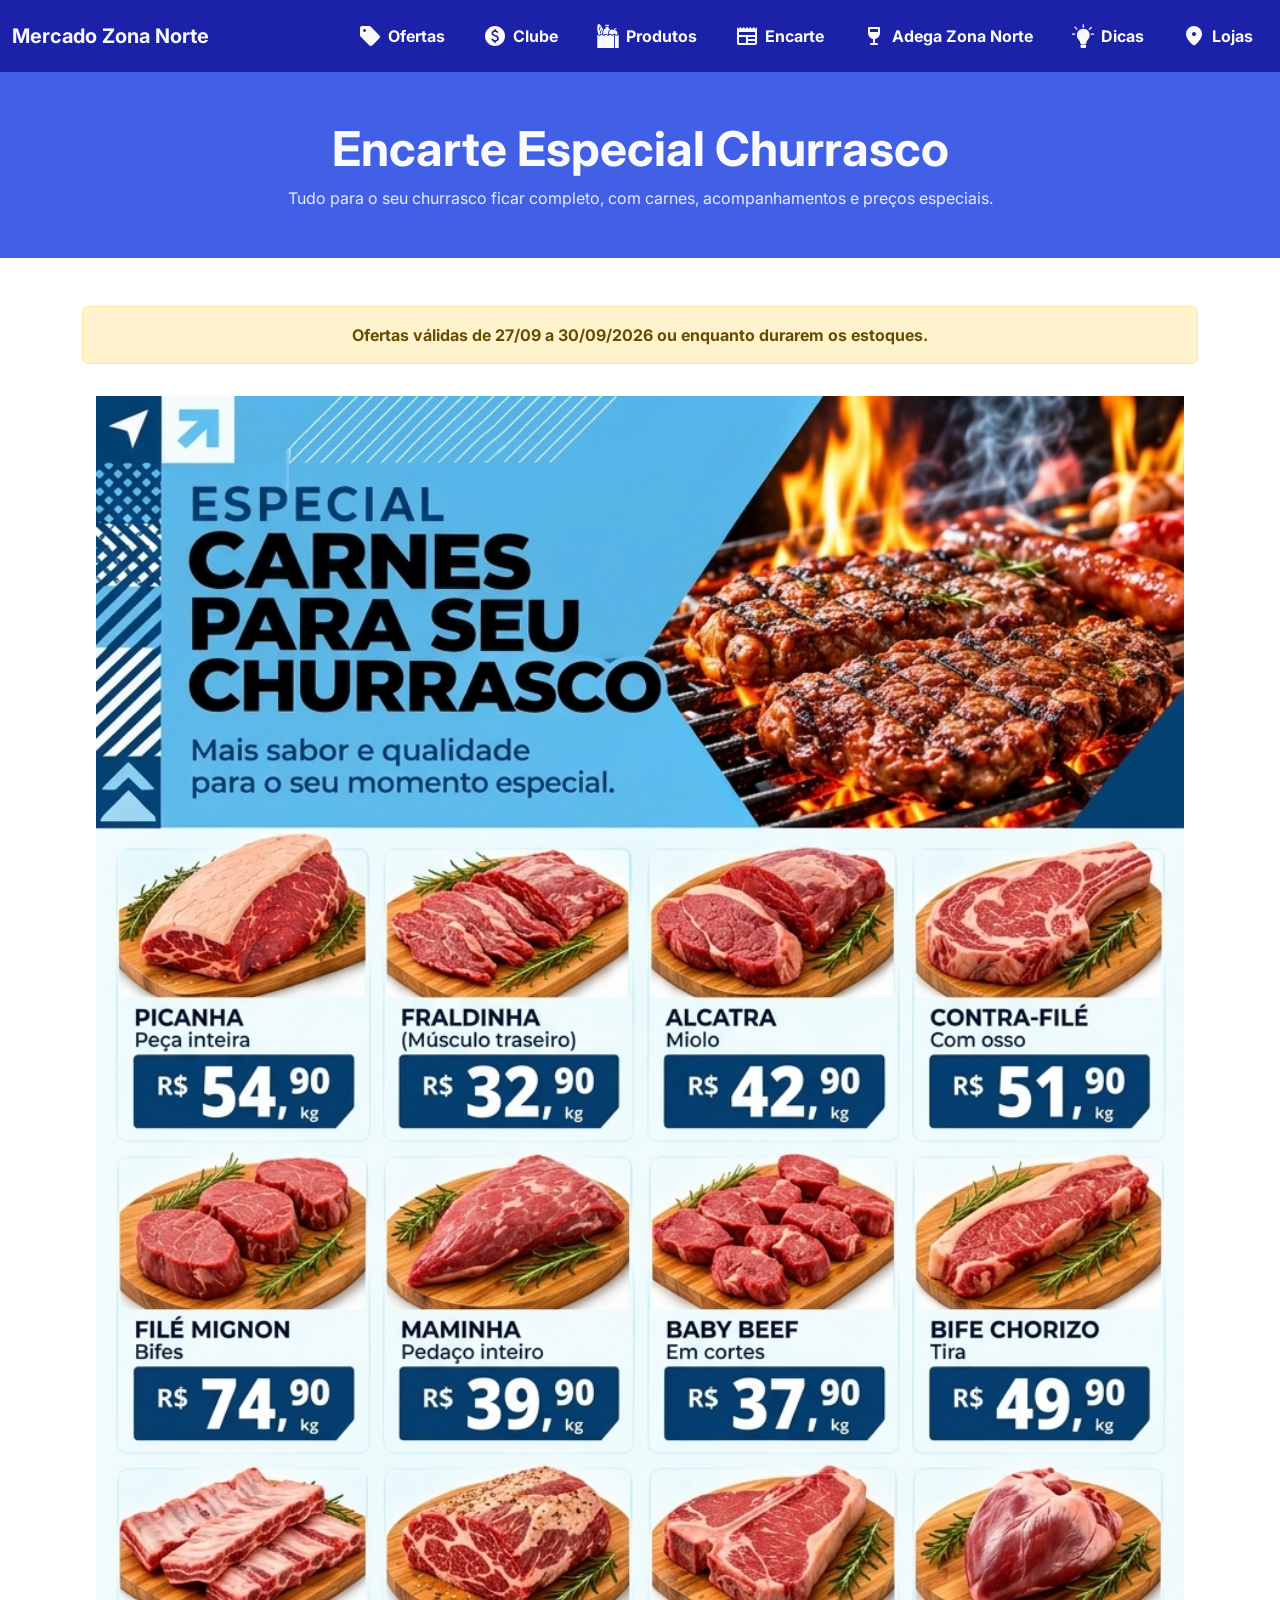
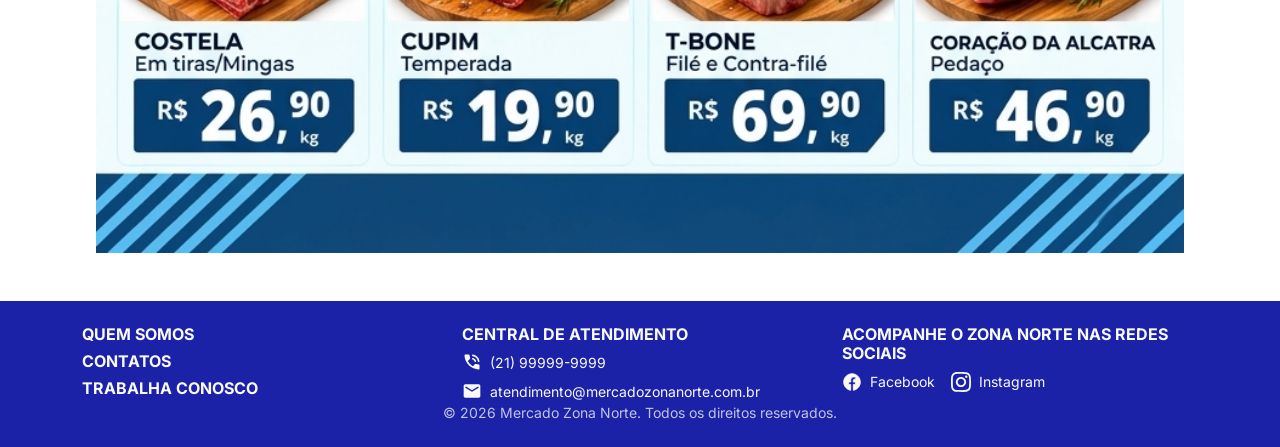
<file: encarte.html>
<!DOCTYPE html>
<html lang="pt-br">

<head>
    <meta charset="UTF-8">
    <meta name="viewport" content="width=device-width, initial-scale=1.0">

    <link rel="stylesheet" href="https://cdn.jsdelivr.net/npm/bootstrap@5.3.8/dist/css/bootstrap.min.css">
    <script src="https://cdn.jsdelivr.net/npm/bootstrap@5.3.8/dist/js/bootstrap.bundle.min.js"></script>
    <link rel="stylesheet" href="encarte.css">
    <title>Home Page</title>

    <link rel="preconnect" href="https://fonts.googleapis.com">
    <link rel="preconnect" href="https://fonts.gstatic.com" crossorigin>
    <link href="https://fonts.googleapis.com/css2?family=Inter:wght@400;500;600;700&display=swap" rel="stylesheet">

</head>

<body>
           <!-- MENU -->
            <nav class="navbar navbar-expand-lg navbar-dark py-3" style="background-color: #1B22A7;">
                <div class="container-fluid">
                    <a class="navbar-brand fw-bold text-light" href="index.html">
                        Mercado Zona Norte
                    </a>

                    <!-- Mobile -->
                    <button class="navbar-toggler" type="button" data-bs-toggle="collapse"
                        data-bs-target="#menuPrincipal" aria-controls="menuPrincipal" aria-expanded="false"
                        aria-label="Alternar navegação">
                        <span class="navbar-toggler-icon"></span>
                    </button>

                    <div class="collapse navbar-collapse justify-content-end mt-3 mt-lg-0" id="menuPrincipal">
                        <div class="d-flex flex-column flex-lg-row align-items-stretch align-items-lg-center gap-2">

                            <a class="nav-menu" href="ofertas.html">
                                <img src="ícones/Cupom.svg" alt="Ofertas" class="nav-icon">
                                <span>Ofertas</span>
                            </a>

                            <a class="nav-menu" href="clube.html">
                                <img src="ícones/Clube.svg" alt="Clube" class="nav-icon">
                                <span>Clube</span>
                            </a>

                            <a class="nav-menu" href="produtos.html">
                                <img src="ícones/produtos.svg" alt="Produtos" class="nav-icon">
                                <span>Produtos</span>
                            </a>

                            <a class="nav-menu" href="encarte.html">
                                <img src="ícones/encarte.svg" alt="Encarte" class="nav-icon">
                                <span>Encarte</span>
                            </a>

                               <a class="nav-menu" href="adega.html">
                                <img src="ícones/vinho.svg" alt="Adega" class="nav-icon">
                                <span>Adega Zona Norte</span>
                            </a>

                            <a class="nav-menu" href="dicas.html">
                                <img src="ícones/dicas.svg" alt="Dicas" class="nav-icon">
                                <span>Dicas</span>
                            </a>

                            <a class="nav-menu" href="nossaslojas.html">
                                <img src="ícones/localização.svg" alt="Nossas Lojas" class="nav-icon">
                                <span>Lojas</span>
                            </a>

                        </div>
                    </div>
                </div>
            </nav>

        </nav>
        <section class="cabecalho-pagina">
            <div class="container text-center">
                <h1 class="display-5">Encarte Especial Churrasco</h1>
                <p>Tudo para o seu churrasco ficar completo, com carnes, acompanhamentos e preços especiais.</p>
            </div>
        </section>

        <!-- AVISO DE VALIDADE -->
        <section class="container pt-5">
            <div class="alert alert-warning text-center mb-0" role="alert">
                <strong> Ofertas válidas de 27/09 a 30/09/2026 ou enquanto durarem os estoques.</strong>
            </div>
        </section>

        <nav class="encarte-container">
            <img src="Imagens/encarte/encarte.jpg" class="encarte-img" alt="Encarte">
        </nav>

        <footer class="footer-site text-light py-4 mt-5">
            <div class="container">
                <div class="row g-4 align-items-start">

                    <div class="col-12 col-md-4 text-center text-md-start">
                        <div class="d-flex flex-column gap-2">
                            <a href="sobre.html" class="quem-somos">
                                <h6 class="fw-bold text-uppercase mb-0">Quem Somos</h6>
                            </a>
                            <a href="contato.html" class="quem-somos">
                                <h6 class="fw-bold text-uppercase mb-0">Contatos</h6>
                            </a>
                            <a href="trabalheconosco.html" class="quem-somos">
                                <h6 class="fw-bold text-uppercase mb-0">Trabalha Conosco</h6>
                            </a>
                        </div>
                    </div>

                    <div class="col-12 col-md-4 text-center text-md-start">
                        <h6 class="fw-bold text-uppercase mb-2">Central de Atendimento</h6>

                        <div class="d-flex align-items-center justify-content-center justify-content-md-start mb-2">
                            <img src="ícones/telefone.svg" alt="Telefone" class="footer-icon me-2">
                            <span class="small">(21) 99999-9999</span>
                        </div>

                        <div class="d-flex align-items-center justify-content-center justify-content-md-start">
                            <img src="ícones/email.svg" alt="E-mail" class="footer-icon me-2">
                            <span class="small">atendimento@mercadozonanorte.com.br</span>
                        </div>
                    </div>

                    <div class="col-12 col-md-4 text-center text-md-start">
                        <h6 class="fw-bold text-uppercase mb-2">Acompanhe o Zona Norte nas redes sociais</h6>
                        <div class="d-flex gap-3 justify-content-center justify-content-md-start">
                            <a href="https://www.facebook.com.br" class="social-link d-flex align-items-center gap-2">
                                <img src="ícones/facebook.svg" alt="Facebook" class="footer-icon">
                                <span class="small">Facebook</span>
                            </a>
                            <a href="https://www.instagram.com" class="social-link d-flex align-items-center gap-2">
                                <img src="ícones/instagram.svg" alt="Instagram" class="footer-icon">
                                <span class="small">Instagram</span>
                            </a>
                        </div>
                    </div>

                </div>

                <div class="text-center small opacity-75">
                    &copy; 2026 Mercado Zona Norte. Todos os direitos reservados.
                </div>
            </div>
        </footer>

    </main>

</body>

</html>
</file>
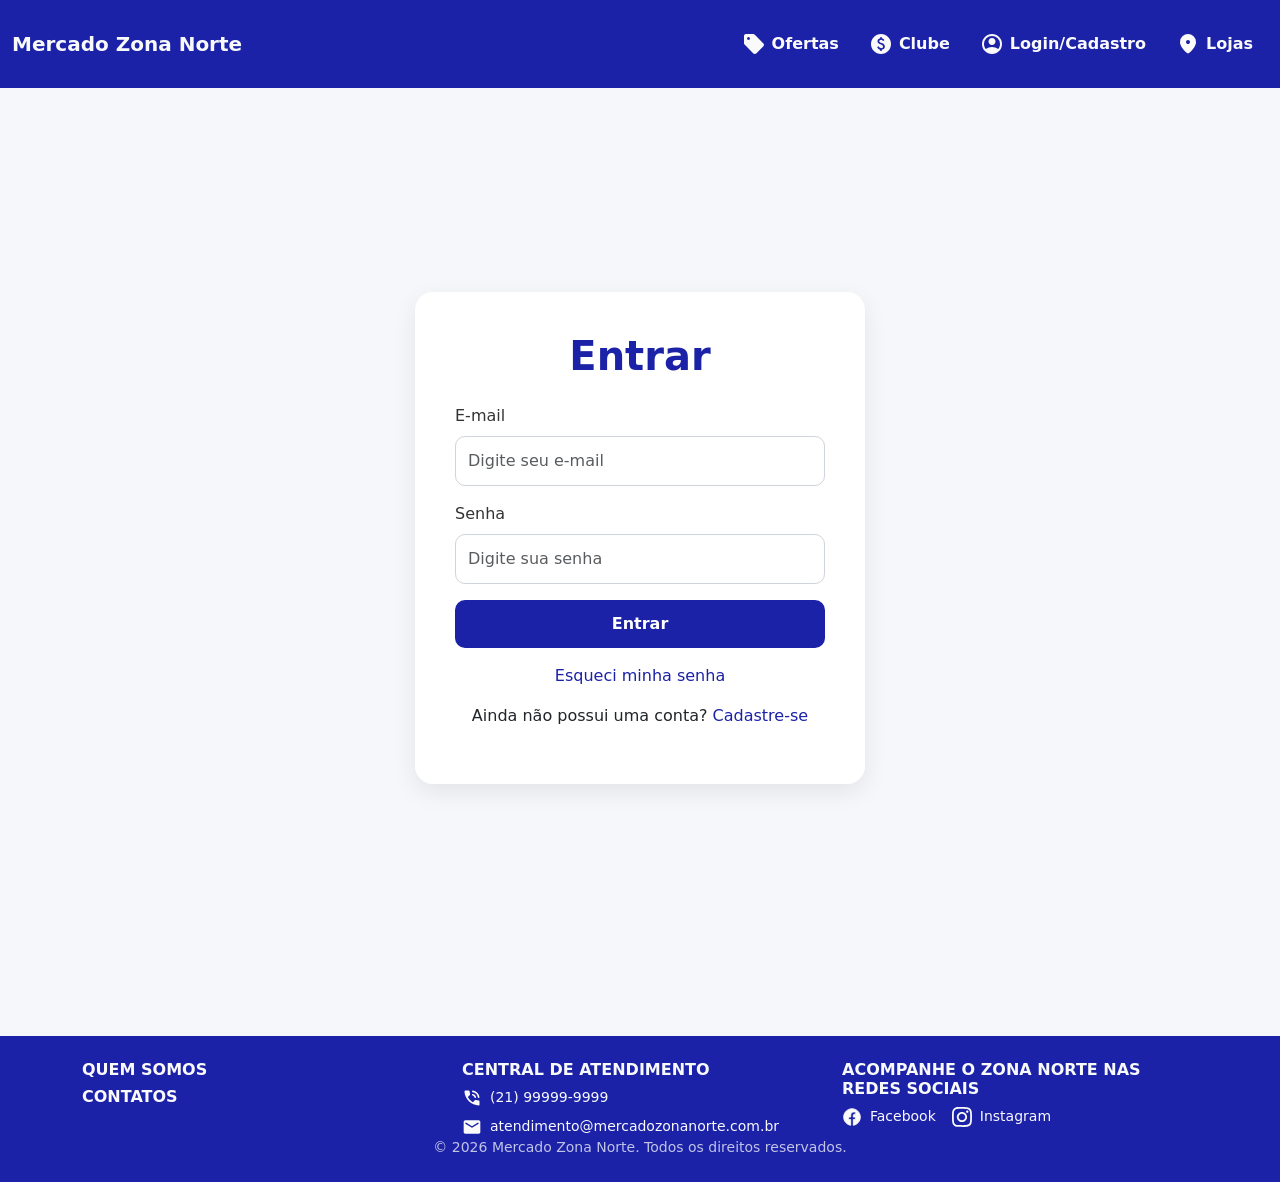
<file: login.html>
<!DOCTYPE html>
<html lang="en">
<head>
  <meta charset="UTF-8">
    <meta name="viewport" content="width=device-width, initial-scale=1.0">

    <link rel="stylesheet" href="https://cdn.jsdelivr.net/npm/bootstrap@5.3.8/dist/css/bootstrap.min.css">
    <script src="https://cdn.jsdelivr.net/npm/bootstrap@5.3.8/dist/js/bootstrap.bundle.min.js"></script>
    <link rel="stylesheet" href="login.css">
    <title>Home Page</title>

    <link rel="preconnect" href="https://fonts.googleapis.com">
    <link rel="preconnect" href="https://fonts.gstatic.com" crossorigin>
    <link href="https://fonts.googleapis.com/css2?family=Inter:wght@400;500;600;700&display=swap" rel="stylesheet">
    
    <title>Login</title>
<body>
    
    <!-- MENU -->
        <nav class="navbar py-4 navbar-expand-md" style="background-color: #1B22A7;">
            <div class="container-fluid d-flex align-items-start justify-content-between flex-column flex-md-row">
                <div class="d-flex flex-column flex-md-row align-items-center w-100 w-md-auto mb-3 mb-md-0">
                    <a class="navbar-brand fw-bold text-light" href="index.html">
                        Mercado Zona Norte
                    </a>
                </div>

                <div class="col-12 col-md d-flex align-items-center justify-content-center justify-content-md-end">

                    <a class="nav-menu" href="ofertas.html">
                        <img src="ícones/Cupom.svg" alt="Ofertas" class="nav-icon">
                        <span>Ofertas</span>
                    </a>

                    <a class="nav-menu" href="clube.html">
                        <img src="ícones/Clube.svg" alt="Clube" class="nav-icon">
                        <span>Clube</span>
                    </a>
                    
                    <a class="nav-menu" href="cadastro.html">
                        <img src="ícones/Login.svg" alt="Login/Cadastro" class="nav-icon">
                        <span>Login/Cadastro</span>
                    </a>
    
                    <a class="nav-menu" href="nossaslojas.html">
                        <img src="ícones/localização.svg" alt="Login/Cadastro" class="nav-icon">
                        <span>Lojas</span>
                    </a>

                </div>
            </div>
        </nav>

<!-- LOGIN -->

    <div class="login-container">

        <div class="login-card">

            <h1 class="text-center mb-4">
                Entrar
            </h1>

            <form>

                <div class="mb-3">

                    <label for="email" class="form-label">
                        E-mail
                    </label>

                    <input
                        type="email"
                        class="form-control"
                        id="email"
                        placeholder="Digite seu e-mail"
                        required>

                </div>

                <div class="mb-3">

                    <label for="senha" class="form-label">
                        Senha
                    </label>

                    <input
                        type="password"
                        class="form-control"
                        id="senha"
                        placeholder="Digite sua senha"
                        required>

                </div>

                <button
                    type="submit"
                    class="btn btn-login w-100">
                    Entrar
                </button>

                <p class="text-center mt-3">
                    <a href="#">
                        Esqueci minha senha
                    </a>
                </p>

                <p class="text-center mt-3">
                    Ainda não possui uma conta?
                    <a href="cadastro.html">
                        Cadastre-se
                    </a>
                </p>

            </form>

        </div>

    </div>

</body>

 <!-- FOOTER -->
        <footer class="footer-site text-light py-4 mt-5">
            <div class="container">
                <div class="row g-4 align-items-start">

                    <div class="col-12 col-md-4 text-center text-md-start">
                        <div class="d-flex flex-column gap-2">
                            <a href="sobre.html" class="quem-somos">
                                <h6 class="fw-bold text-uppercase mb-0">Quem Somos</h6>
                            </a>
                            <a href="contato.html" class="quem-somos">
                                <h6 class="fw-bold text-uppercase mb-0">Contatos</h6>
                            </a>
                        </div>
                    </div>

                    <div class="col-12 col-md-4 text-center text-md-start">
                        <h6 class="fw-bold text-uppercase mb-2">Central de Atendimento</h6>

                        <div class="d-flex align-items-center justify-content-center justify-content-md-start mb-2">
                            <img src="ícones/telefone.svg" alt="Telefone" class="footer-icon me-2">
                            <span class="small">(21) 99999-9999</span>
                        </div>

                        <div class="d-flex align-items-center justify-content-center justify-content-md-start">
                            <img src="ícones/email.svg" alt="E-mail" class="footer-icon me-2">
                            <span class="small">atendimento@mercadozonanorte.com.br</span>
                        </div>
                    </div>

                    <div class="col-12 col-md-4 text-center text-md-start">
                        <h6 class="fw-bold text-uppercase mb-2">Acompanhe o Zona Norte nas redes sociais</h6>
                        <div class="d-flex gap-3 justify-content-center justify-content-md-start">
                            <a href="https://www.facebook.com.br" class="social-link d-flex align-items-center gap-2">
                                <img src="ícones/facebook.svg" alt="Facebook" class="footer-icon">
                                <span class="small">Facebook</span>
                            </a>
                            <a href="https://www.instagram.com" class="social-link d-flex align-items-center gap-2">
                                <img src="ícones/instagram.svg" alt="Instagram" class="footer-icon">
                                <span class="small">Instagram</span>
                            </a>
                        </div>
                    </div>

                </div>

                <div class="text-center small opacity-75">
                    &copy; 2026 Mercado Zona Norte. Todos os direitos reservados.
                </div>
            </div>
        </footer>

        <script>
    document.addEventListener("DOMContentLoaded", function () {
        const form = document.querySelector("form");
        const emailInput = document.getElementById("email");
        const senhaInput = document.getElementById("senha");

        form.addEventListener("submit", function (event) {
            event.preventDefault();

            const email = emailInput.value.trim();
            const senha = senhaInput.value;

            if (email === "" || senha === "") {
                alert("Por favor, preencha todos os campos.");
                return;
            }

            if (senha.length < 6) {
                alert("A senha deve ter pelo menos 6 caracteres.");
                senhaInput.focus();
                return;
            }

            alert("Login realizado com sucesso!");

            window.location.href = "index.html";
        });
    });
</script>

</html>
</file>
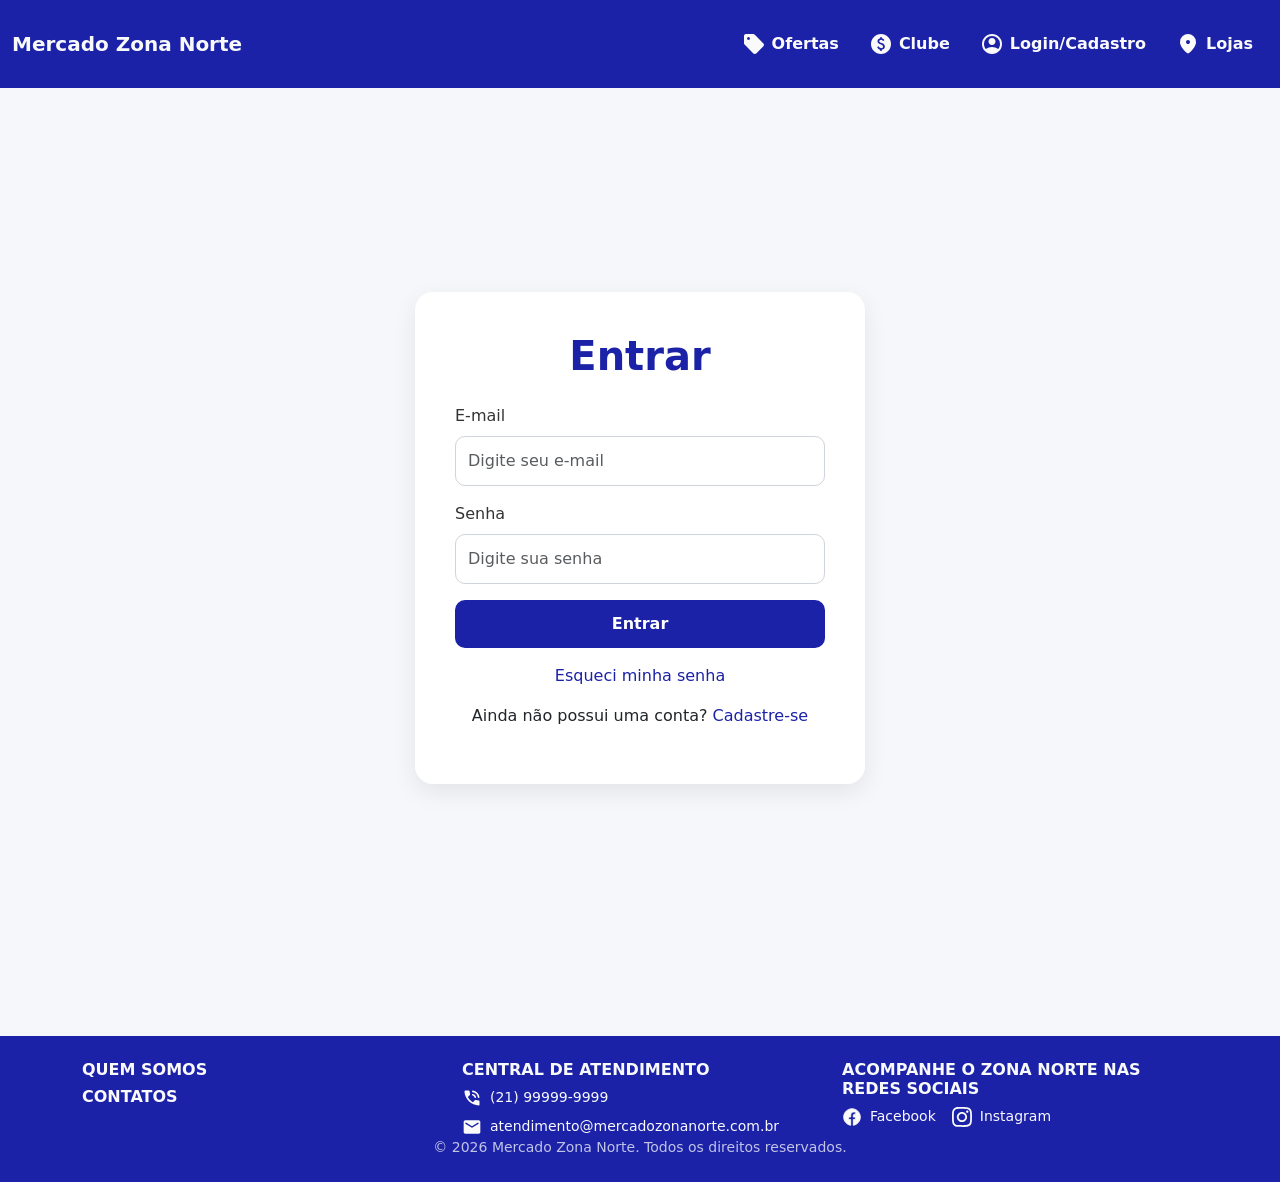
<file: Login.html>
<!DOCTYPE html>
<html lang="en">
<head>
  <meta charset="UTF-8">
    <meta name="viewport" content="width=device-width, initial-scale=1.0">

    <link rel="stylesheet" href="https://cdn.jsdelivr.net/npm/bootstrap@5.3.8/dist/css/bootstrap.min.css">
    <script src="https://cdn.jsdelivr.net/npm/bootstrap@5.3.8/dist/js/bootstrap.bundle.min.js"></script>
    <link rel="stylesheet" href="login.css">
    <title>Home Page</title>

    <link rel="preconnect" href="https://fonts.googleapis.com">
    <link rel="preconnect" href="https://fonts.gstatic.com" crossorigin>
    <link href="https://fonts.googleapis.com/css2?family=Inter:wght@400;500;600;700&display=swap" rel="stylesheet">
    
    <title>Login</title>
<body>
    
 <!-- MENU -->
        <nav class="navbar py-4 navbar-expand-md" style="background-color: #1B22A7;">
            <div class="container-fluid d-flex align-items-start justify-content-between flex-column flex-md-row">
                <div class="d-flex flex-column flex-md-row align-items-center w-100 w-md-auto mb-3 mb-md-0">
                    <a class="navbar-brand fw-bold text-light" href="index.html">
                        Mercado Zona Norte
                    </a>
                </div>

                <div class="col-12 col-md d-flex align-items-center justify-content-center justify-content-md-end">

                    <a class="nav-menu" href="ofertas.html">
                        <img src="ícones/Cupom.svg" alt="Ofertas" class="nav-icon">
                        <span>Ofertas</span>
                    </a>

                    <a class="nav-menu" href="clube.html">
                        <img src="ícones/Clube.svg" alt="Clube" class="nav-icon">
                        <span>Clube</span>
                    </a>

                    </a>
                    <a class="nav-menu" href="Cadastro.html">
                        <img src="ícones/Login.svg" alt="Login/Cadastro" class="nav-icon">
                        <span>Login/Cadastro</span>
                    </a>
                    
                    <a class="nav-menu" href="nossaslojas.html">
                        <img src="ícones/localização.svg" alt="Login/Cadastro" class="nav-icon">
                        <span>Lojas</span>
                    </a>

                </div>
            </div>
        </nav>

<!-- LOGIN -->

    <div class="login-container">

        <div class="login-card">

            <h1 class="text-center mb-4">
                Entrar
            </h1>

            <form>

                <div class="mb-3">

                    <label for="email" class="form-label">
                        E-mail
                    </label>

                    <input
                        type="email"
                        class="form-control"
                        id="email"
                        placeholder="Digite seu e-mail"
                        required>

                </div>

                <div class="mb-3">

                    <label for="senha" class="form-label">
                        Senha
                    </label>

                    <input
                        type="password"
                        class="form-control"
                        id="senha"
                        placeholder="Digite sua senha"
                        required>

                </div>

                <button
                    type="submit"
                    class="btn btn-login w-100">
                    Entrar
                </button>

                <p class="text-center mt-3">
                    <a href="#">
                        Esqueci minha senha
                    </a>
                </p>

                <p class="text-center mt-3">
                    Ainda não possui uma conta?
                    <a href="Cadastro.html">
                        Cadastre-se
                    </a>
                </p>

            </form>

        </div>

    </div>

</body>

 <!-- FOOTER -->
        <footer class="footer-site text-light py-4 mt-5">
            <div class="container">
                <div class="row g-4 align-items-start">

                    <div class="col-12 col-md-4 text-center text-md-start">
                        <div class="d-flex flex-column gap-2">
                            <a href="sobre.html" class="quem-somos">
                                <h6 class="fw-bold text-uppercase mb-0">Quem Somos</h6>
                            </a>
                            <a href="contato.html" class="quem-somos">
                                <h6 class="fw-bold text-uppercase mb-0">Contatos</h6>
                            </a>
                        </div>
                    </div>

                    <div class="col-12 col-md-4 text-center text-md-start">
                        <h6 class="fw-bold text-uppercase mb-2">Central de Atendimento</h6>

                        <div class="d-flex align-items-center justify-content-center justify-content-md-start mb-2">
                            <img src="ícones/telefone.svg" alt="Telefone" class="footer-icon me-2">
                            <span class="small">(21) 99999-9999</span>
                        </div>

                        <div class="d-flex align-items-center justify-content-center justify-content-md-start">
                            <img src="ícones/email.svg" alt="E-mail" class="footer-icon me-2">
                            <span class="small">atendimento@mercadozonanorte.com.br</span>
                        </div>
                    </div>

                    <div class="col-12 col-md-4 text-center text-md-start">
                        <h6 class="fw-bold text-uppercase mb-2">Acompanhe o Zona Norte nas redes sociais</h6>
                        <div class="d-flex gap-3 justify-content-center justify-content-md-start">
                            <a href="https://www.facebook.com.br" class="social-link d-flex align-items-center gap-2">
                                <img src="ícones/facebook.svg" alt="Facebook" class="footer-icon">
                                <span class="small">Facebook</span>
                            </a>
                            <a href="https://www.instagram.com" class="social-link d-flex align-items-center gap-2">
                                <img src="ícones/instagram.svg" alt="Instagram" class="footer-icon">
                                <span class="small">Instagram</span>
                            </a>
                        </div>
                    </div>

                </div>

                <div class="text-center small opacity-75">
                    &copy; 2026 Mercado Zona Norte. Todos os direitos reservados.
                </div>
            </div>
        </footer>

        <script>
    document.addEventListener("DOMContentLoaded", function () {
        const form = document.querySelector("form");
        const emailInput = document.getElementById("email");
        const senhaInput = document.getElementById("senha");

        form.addEventListener("submit", function (event) {
            event.preventDefault();

            const email = emailInput.value.trim();
            const senha = senhaInput.value;

            if (email === "" || senha === "") {
                alert("Por favor, preencha todos os campos.");
                return;
            }

            if (senha.length < 6) {
                alert("A senha deve ter pelo menos 6 caracteres.");
                senhaInput.focus();
                return;
            }

            alert("Login realizado com sucesso!");

            window.location.href = "index.html";
        });
    });
</script>

</html>
</file>
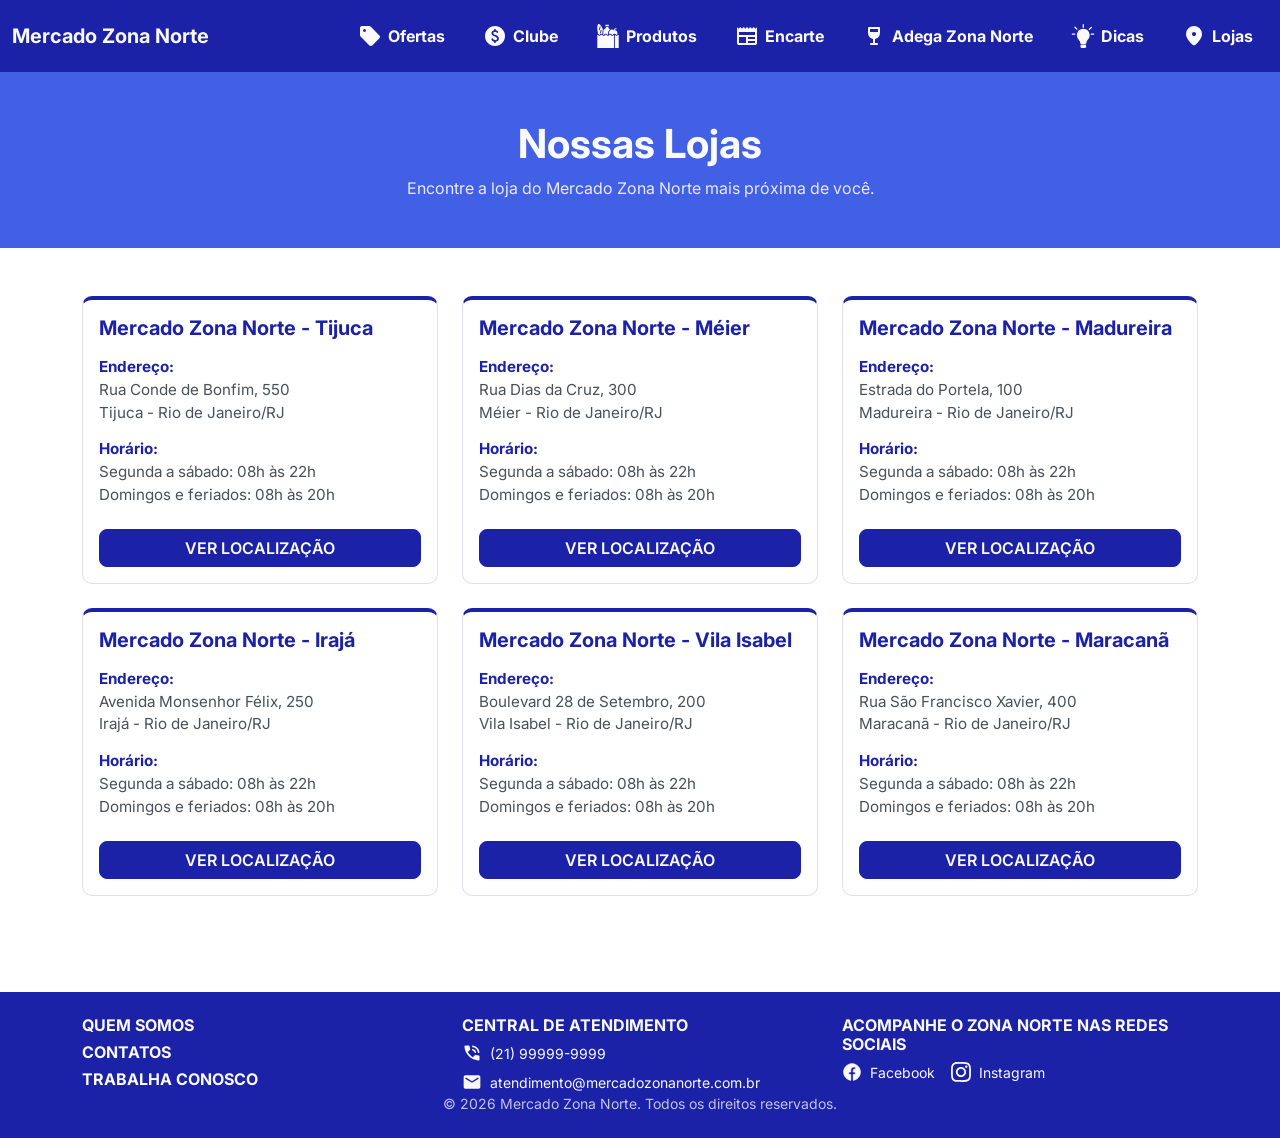
<file: nossaslojas.html>
<!DOCTYPE html>

<html lang="pt-br">

<head>

    <meta charset="UTF-8">
    <meta name="viewport" content="width=device-width, initial-scale=1.0">

    <link rel="stylesheet" href="https://cdn.jsdelivr.net/npm/bootstrap@5.3.8/dist/css/bootstrap.min.css">
    <script src="https://cdn.jsdelivr.net/npm/bootstrap@5.3.8/dist/js/bootstrap.bundle.min.js"></script>
    <link rel="stylesheet" href="nossaslojas.css">

    <title>Home Page</title>

    <link rel="preconnect" href="https://fonts.googleapis.com">
    <link rel="preconnect" href="https://fonts.gstatic.com" crossorigin>
    <link href="https://fonts.googleapis.com/css2?family=Inter:wght@400;500;600;700&display=swap" rel="stylesheet">

    <title>Nossas Lojas - Mercado Zona Norte</title>


</head>

<body>

    <main>
        <!-- MENU -->
            <nav class="navbar navbar-expand-lg navbar-dark py-3" style="background-color: #1B22A7;">
                <div class="container-fluid">
                    <a class="navbar-brand fw-bold text-light" href="index.html">
                        Mercado Zona Norte
                    </a>

                    <!-- Mobile -->
                    <button class="navbar-toggler" type="button" data-bs-toggle="collapse"
                        data-bs-target="#menuPrincipal" aria-controls="menuPrincipal" aria-expanded="false"
                        aria-label="Alternar navegação">
                        <span class="navbar-toggler-icon"></span>
                    </button>

                    <div class="collapse navbar-collapse justify-content-end mt-3 mt-lg-0" id="menuPrincipal">
                        <div class="d-flex flex-column flex-lg-row align-items-stretch align-items-lg-center gap-2">

                            <a class="nav-menu" href="ofertas.html">
                                <img src="ícones/Cupom.svg" alt="Ofertas" class="nav-icon">
                                <span>Ofertas</span>
                            </a>

                            <a class="nav-menu" href="clube.html">
                                <img src="ícones/Clube.svg" alt="Clube" class="nav-icon">
                                <span>Clube</span>
                            </a>

                            <a class="nav-menu" href="produtos.html">
                                <img src="ícones/produtos.svg" alt="Produtos" class="nav-icon">
                                <span>Produtos</span>
                            </a>

                            <a class="nav-menu" href="encarte.html">
                                <img src="ícones/encarte.svg" alt="Encarte" class="nav-icon">
                                <span>Encarte</span>
                            </a>

                               <a class="nav-menu" href="adega.html">
                                <img src="ícones/vinho.svg" alt="Adega" class="nav-icon">
                                <span>Adega Zona Norte</span>
                            </a>

                            <a class="nav-menu" href="dicas.html">
                                <img src="ícones/dicas.svg" alt="Dicas" class="nav-icon">
                                <span>Dicas</span>
                            </a>

                            <a class="nav-menu" href="nossaslojas.html">
                                <img src="ícones/localização.svg" alt="Nossas Lojas" class="nav-icon">
                                <span>Lojas</span>
                            </a>

                        </div>
                    </div>
                </div>
            </nav>


        <!-- CABEÇALHO -->

        <section class="cabecalho-pagina">

            <div class="container text-center">

                <h1>Nossas Lojas</h1>

                <p>
                    Encontre a loja do Mercado Zona Norte mais próxima de você.
                </p>

            </div>

        </section>


        <!-- LOJAS -->
        <section class="container py-5">



            <div class="row g-4">


                <!-- TIJUCA -->
                <div class="col-12 col-md-6 col-lg-4">

                    <div class="card h-100">

                        <div class="card-body">

                            <h5 class="card-title">
                                Mercado Zona Norte - Tijuca
                            </h5>

                            <p class="card-text">

                                <strong>Endereço:</strong><br>
                                Rua Conde de Bonfim, 550<br>
                                Tijuca - Rio de Janeiro/RJ

                            </p>

                            <p class="card-text">

                                <strong>Horário:</strong><br>
                                Segunda a sábado: 08h às 22h<br>
                                Domingos e feriados: 08h às 20h

                            </p>

                            <a href="https://maps.app.goo.gl/R44VrLpmkAQ6HFMG8" target="_blank" e
                                rel="noopener noreferrer" class="btn btn-produto">
                                VER LOCALIZAÇÃO
                            </a>

                        </div>

                    </div>

                </div>


                <!-- MÉIER -->
                <div class="col-12 col-md-6 col-lg-4">

                    <div class="card h-100">

                        <div class="card-body">

                            <h5 class="card-title">
                                Mercado Zona Norte - Méier
                            </h5>

                            <p class="card-text">

                                <strong>Endereço:</strong><br>
                                Rua Dias da Cruz, 300<br>
                                Méier - Rio de Janeiro/RJ

                            </p>

                            <p class="card-text">

                                <strong>Horário:</strong><br>
                                Segunda a sábado: 08h às 22h<br>
                                Domingos e feriados: 08h às 20h

                            </p>

                            <a href="https://maps.app.goo.gl/QGzwEAsQ2dyXLvdY6" target="_blank" e
                                rel="noopener noreferrer" class="btn btn-produto">
                                VER LOCALIZAÇÃO
                            </a>

                        </div>

                    </div>

                </div>


                <!-- MADUREIRA -->
                <div class="col-12 col-md-6 col-lg-4">

                    <div class="card h-100">

                        <div class="card-body">

                            <h5 class="card-title">
                                Mercado Zona Norte - Madureira
                            </h5>

                            <p class="card-text">

                                <strong>Endereço:</strong><br>
                                Estrada do Portela, 100<br>
                                Madureira - Rio de Janeiro/RJ

                            </p>

                            <p class="card-text">

                                <strong>Horário:</strong><br>
                                Segunda a sábado: 08h às 22h<br>
                                Domingos e feriados: 08h às 20h

                            </p>

                            <a href="https://maps.app.goo.gl/bwsUEVzFhfRsAEi47" target="_blank" e
                                rel="noopener noreferrer" class="btn btn-produto">
                                VER LOCALIZAÇÃO
                            </a>

                        </div>

                    </div>

                </div>


                <!-- IRAJÁ -->
                <div class="col-12 col-md-6 col-lg-4">

                    <div class="card h-100">

                        <div class="card-body">

                            <h5 class="card-title">
                                Mercado Zona Norte - Irajá
                            </h5>

                            <p class="card-text">

                                <strong>Endereço:</strong><br>
                                Avenida Monsenhor Félix, 250<br>
                                Irajá - Rio de Janeiro/RJ

                            </p>

                            <p class="card-text">

                                <strong>Horário:</strong><br>
                                Segunda a sábado: 08h às 22h<br>
                                Domingos e feriados: 08h às 20h

                            </p>

                            <a href="https://maps.app.goo.gl/6tcKtkL94pShcbCVA" target="_blank" e
                                rel="noopener noreferrer" class="btn btn-produto">
                                VER LOCALIZAÇÃO
                            </a>

                        </div>

                    </div>

                </div>


                <!-- VILA ISABEL -->
                <div class="col-12 col-md-6 col-lg-4">

                    <div class="card h-100">

                        <div class="card-body">

                            <h5 class="card-title">
                                Mercado Zona Norte - Vila Isabel
                            </h5>

                            <p class="card-text">

                                <strong>Endereço:</strong><br>
                                Boulevard 28 de Setembro, 200<br>
                                Vila Isabel - Rio de Janeiro/RJ

                            </p>

                            <p class="card-text">

                                <strong>Horário:</strong><br>
                                Segunda a sábado: 08h às 22h<br>
                                Domingos e feriados: 08h às 20h

                            </p>

                            <a href="https://maps.app.goo.gl/4H8ep81wVXSYJ1yv8" target="_blank" e
                                rel="noopener noreferrer" class="btn btn-produto">
                                VER LOCALIZAÇÃO
                            </a>

                        </div>

                    </div>

                </div>


                <!-- MARACANÃ -->
                <div class="col-12 col-md-6 col-lg-4">

                    <div class="card h-100">

                        <div class="card-body">

                            <h5 class="card-title">
                                Mercado Zona Norte - Maracanã
                            </h5>

                            <p class="card-text">

                                <strong>Endereço:</strong><br>
                                Rua São Francisco Xavier, 400<br>
                                Maracanã - Rio de Janeiro/RJ

                            </p>

                            <p class="card-text">

                                <strong>Horário:</strong><br>
                                Segunda a sábado: 08h às 22h<br>
                                Domingos e feriados: 08h às 20h

                            </p>

                            <a href="https://maps.app.goo.gl/ejmp25r3tgK5UKmT7" target="_blank" e
                                rel="noopener noreferrer" class="btn btn-produto">
                                VER LOCALIZAÇÃO
                            </a>

                        </div>

                    </div>

                </div>

            </div>

        </section>

        <!-- FOOTER -->
        <footer class="footer-site text-light py-4 mt-5">
            <div class="container">
                <div class="row g-4 align-items-start">

                    <div class="col-12 col-md-4 text-center text-md-start">
                        <div class="d-flex flex-column gap-2">
                            <a href="sobre.html" class="quem-somos">
                                <h6 class="fw-bold text-uppercase mb-0">Quem Somos</h6>
                            </a>

                            <a href="contato.html" class="quem-somos">
                                <h6 class="fw-bold text-uppercase mb-0">Contatos</h6>
                            </a>
                            <a href="trabalheconosco.html" class="quem-somos">
                                <h6 class="fw-bold text-uppercase mb-0">Trabalha Conosco</h6>
                            </a>

                        </div>
                    </div>

                    <div class="col-12 col-md-4 text-center text-md-start">
                        <h6 class="fw-bold text-uppercase mb-2">Central de Atendimento</h6>

                        <div class="d-flex align-items-center justify-content-center justify-content-md-start mb-2">
                            <img src="ícones/telefone.svg" alt="Telefone" class="footer-icon me-2">
                            <span class="small">(21) 99999-9999</span>
                        </div>

                        <div class="d-flex align-items-center justify-content-center justify-content-md-start">
                            <img src="ícones/email.svg" alt="E-mail" class="footer-icon me-2">
                            <span class="small">atendimento@mercadozonanorte.com.br</span>
                        </div>

                    </div>

                    <div class="col-12 col-md-4 text-center text-md-start">
                        <h6 class="fw-bold text-uppercase mb-2">Acompanhe o Zona Norte nas redes sociais</h6>
                        <div class="d-flex gap-3 justify-content-center justify-content-md-start">
                            <a href="https://www.facebook.com.br" class="social-link d-flex align-items-center gap-2">
                                <img src="ícones/facebook.svg" alt="Facebook" class="footer-icon">
                                <span class="small">Facebook</span>
                            </a>
                            <a href="https://www.instagram.com" class="social-link d-flex align-items-center gap-2">
                                <img src="ícones/instagram.svg" alt="Instagram" class="footer-icon">
                                <span class="small">Instagram</span>
                            </a>
                        </div>
                    </div>

                </div>

                <div class="text-center small opacity-75">
                    &copy; 2026 Mercado Zona Norte. Todos os direitos reservados.
                </div>
            </div>
        </footer>

</html>
</file>
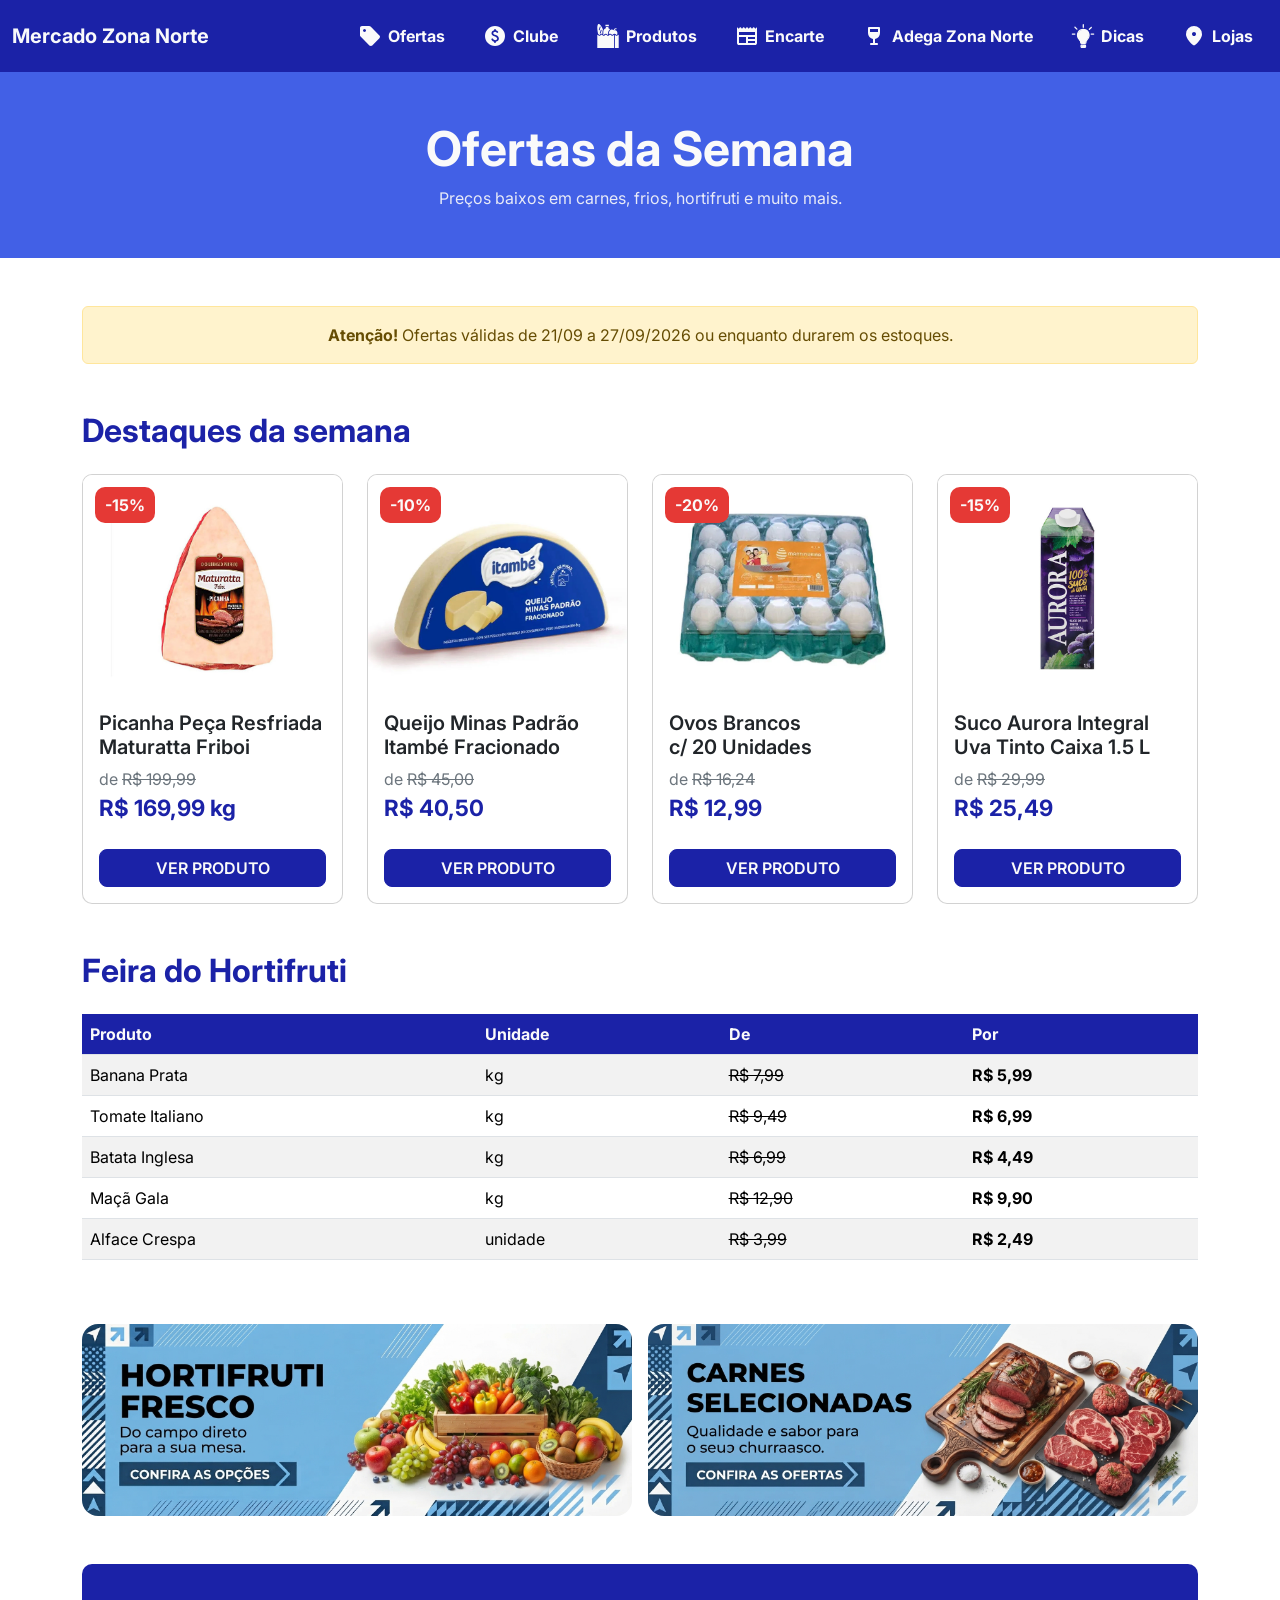
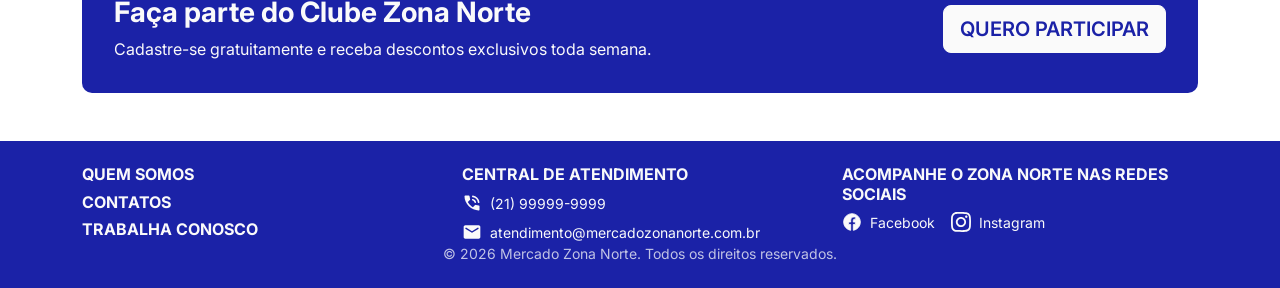
<file: ofertas.html>
<!DOCTYPE html>
<html lang="pt-br">

<head>
    <meta charset="UTF-8">
    <meta name="viewport" content="width=device-width, initial-scale=1.0">

    <link rel="stylesheet" href="https://cdn.jsdelivr.net/npm/bootstrap@5.3.8/dist/css/bootstrap.min.css">
    <script src="https://cdn.jsdelivr.net/npm/bootstrap@5.3.8/dist/js/bootstrap.bundle.min.js"></script>
    <link rel="stylesheet" href="Style.css">
    <link rel="stylesheet" href="paginas.css">
    <title>Ofertas | Mercado Zona Norte</title>

    <link rel="preconnect" href="https://fonts.googleapis.com">
    <link rel="preconnect" href="https://fonts.gstatic.com" crossorigin>
    <link href="https://fonts.googleapis.com/css2?family=Inter:wght@400;500;600;700&display=swap" rel="stylesheet">

</head>

<body>

    <main>
                <!-- MENU -->
            <nav class="navbar navbar-expand-lg navbar-dark py-3" style="background-color: #1B22A7;">
                <div class="container-fluid">
                    <a class="navbar-brand fw-bold text-light" href="index.html">
                        Mercado Zona Norte
                    </a>

                    <!-- Mobile -->
                    <button class="navbar-toggler" type="button" data-bs-toggle="collapse"
                        data-bs-target="#menuPrincipal" aria-controls="menuPrincipal" aria-expanded="false"
                        aria-label="Alternar navegação">
                        <span class="navbar-toggler-icon"></span>
                    </button>

                    <div class="collapse navbar-collapse justify-content-end mt-3 mt-lg-0" id="menuPrincipal">
                        <div class="d-flex flex-column flex-lg-row align-items-stretch align-items-lg-center gap-2">

                            <a class="nav-menu" href="ofertas.html">
                                <img src="ícones/Cupom.svg" alt="Ofertas" class="nav-icon">
                                <span>Ofertas</span>
                            </a>

                            <a class="nav-menu" href="clube.html">
                                <img src="ícones/Clube.svg" alt="Clube" class="nav-icon">
                                <span>Clube</span>
                            </a>

                            <a class="nav-menu" href="produtos.html">
                                <img src="ícones/produtos.svg" alt="Produtos" class="nav-icon">
                                <span>Produtos</span>
                            </a>

                            <a class="nav-menu" href="encarte.html">
                                <img src="ícones/encarte.svg" alt="Encarte" class="nav-icon">
                                <span>Encarte</span>
                            </a>

                            <a class="nav-menu" href="adega.html">
                                <img src="ícones/vinho.svg" alt="Adega" class="nav-icon">
                                <span>Adega Zona Norte</span>
                            </a>

                            <a class="nav-menu" href="dicas.html">
                                <img src="ícones/dicas.svg" alt="Dicas" class="nav-icon">
                                <span>Dicas</span>
                            </a>

                            <a class="nav-menu" href="nossaslojas.html">
                                <img src="ícones/localização.svg" alt="Nossas Lojas" class="nav-icon">
                                <span>Lojas</span>
                            </a>

                        </div>
                    </div>
                </div>
            </nav>

        <!-- CABEÇALHO DA PÁGINA -->
        <section class="cabecalho-pagina">
            <div class="container text-center">
                <h1 class="display-5">Ofertas da Semana</h1>
                <p>Preços baixos em carnes, frios, hortifruti e muito mais.</p>
            </div>
        </section>

        <!-- AVISO DE VALIDADE -->
        <section class="container pt-5">
            <div class="alert alert-warning text-center mb-0" role="alert">
                <strong>Atenção!</strong> Ofertas válidas de 21/09 a 27/09/2026 ou enquanto durarem os estoques.
            </div>
        </section>

        <!-- PRODUTOS EM DESTAQUE -->
        <section class="container py-5">
            <h2 class="titulo-secao">Destaques da semana</h2>

            <div class="row g-4">

                <div class="col-12 col-md-6 col-lg-3">
                    <div class="card card-oferta">
                        <span class="selo-desconto">-15%</span>
                        <img src="Imagens/Cards/Ofertas/Picanha.jpg" class="card-img-top"
                            alt="Picanha Peça Resfriada Maturatta Friboi">
                        <div class="card-body">
                            <h5 class="card-title">Picanha Peça Resfriada Maturatta Friboi</h5>
                            <p class="preco-antigo">de <del>R$ 199,99</del></p>
                            <p class="preco-oferta">R$ 169,99 kg</p>
                            <a href="#" class="btn btn-produto">VER PRODUTO</a>
                        </div>
                    </div>
                </div>

                <div class="col-12 col-md-6 col-lg-3">
                    <div class="card card-oferta">
                        <span class="selo-desconto">-10%</span>
                        <img src="Imagens/Cards/Ofertas/Queijo.jpg" class="card-img-top"
                            alt="Queijo Minas Padrão Itambé Fracionado">
                        <div class="card-body">
                            <h5 class="card-title">Queijo Minas Padrão Itambé Fracionado</h5>
                            <p class="preco-antigo">de <del>R$ 45,00</del></p>
                            <p class="preco-oferta">R$ 40,50</p>
                            <a href="#" class="btn btn-produto">VER PRODUTO</a>
                        </div>
                    </div>
                </div>

                <div class="col-12 col-md-6 col-lg-3">
                    <div class="card card-oferta">
                        <span class="selo-desconto">-20%</span>
                        <img src="Imagens/Cards/Ofertas/Ovos.jpg" class="card-img-top"
                            alt="Ovos Brancos Grandes Mantiqueira com 20 unidades">
                        <div class="card-body">
                            <h5 class="card-title">Ovos Brancos <br>c/ 20 Unidades</h5>
                            <p class="preco-antigo">de <del>R$ 16,24</del></p>
                            <p class="preco-oferta">R$ 12,99</p>
                            <a href="#" class="btn btn-produto">VER PRODUTO</a>
                        </div>
                    </div>
                </div>

                <div class="col-12 col-md-6 col-lg-3">
                    <div class="card card-oferta">
                        <span class="selo-desconto">-15%</span>
                        <img src="Imagens/Cards/Ofertas/Suco.jpg" class="card-img-top"
                            alt="Suco Aurora Integral Uva Tinto Caixa 1.5 Litros">
                        <div class="card-body">
                            <h5 class="card-title">Suco Aurora Integral Uva Tinto Caixa 1.5 L</h5>
                            <p class="preco-antigo">de <del>R$ 29,99</del></p>
                            <p class="preco-oferta">R$ 25,49</p>
                            <a href="#" class="btn btn-produto">VER PRODUTO</a>
                        </div>
                    </div>
                </div>

            </div>
        </section>

        <!-- HORTIFRUTI (TABELA) -->
        <section class="container pb-5">
            <h2 class="titulo-secao">Feira do Hortifruti</h2>

            <div class="table-responsive">
                <table class="table table-striped table-hover align-middle tabela-ofertas">
                    <thead>
                        <tr>
                            <th>Produto</th>
                            <th>Unidade</th>
                            <th>De</th>
                            <th>Por</th>
                        </tr>
                    </thead>
                    <tbody>
                        <tr>
                            <td>Banana Prata</td>
                            <td>kg</td>
                            <td><del>R$ 7,99</del></td>
                            <td><strong>R$ 5,99</strong></td>
                        </tr>
                        <tr>
                            <td>Tomate Italiano</td>
                            <td>kg</td>
                            <td><del>R$ 9,49</del></td>
                            <td><strong>R$ 6,99</strong></td>
                        </tr>
                        <tr>
                            <td>Batata Inglesa</td>
                            <td>kg</td>
                            <td><del>R$ 6,99</del></td>
                            <td><strong>R$ 4,49</strong></td>
                        </tr>
                        <tr>
                            <td>Maçã Gala</td>
                            <td>kg</td>
                            <td><del>R$ 12,90</del></td>
                            <td><strong>R$ 9,90</strong></td>
                        </tr>
                        <tr>
                            <td>Alface Crespa</td>
                            <td>unidade</td>
                            <td><del>R$ 3,99</del></td>
                            <td><strong>R$ 2,49</strong></td>
                        </tr>
                    </tbody>
                </table>
            </div>
        </section>

        <!-- BANNERS -->
        <section class="container pb-5">
            <div class="row g-3">
                <div class="col-12 col-md-6">
                    <div class="rounded-4 overflow-hidden">
                        <img src="Imagens/Banners/banner-6.jpg" class="d-block w-100"
                            alt="Ofertas do Mercado Zona Norte">
                    </div>
                </div>
                <div class="col-12 col-md-6">
                    <div class="rounded-4 overflow-hidden">
                        <img src="Imagens/Banners/banner-7.jpg" class="d-block w-100"
                            alt="Ofertas do Mercado Zona Norte">
                    </div>
                </div>
            </div>
        </section>

        <!-- CHAMADA PARA O CLUBE -->
        <section class="container">
            <div class="caixa-clube">
                <div class="row align-items-center g-3">
                    <div class="col-12 col-md-8 text-center text-md-start">
                        <h3 class="fw-bold">Faça parte do Clube Zona Norte</h3>
                        <p class="mb-0">Cadastre-se gratuitamente e receba descontos exclusivos toda semana.</p>
                    </div>
                    <div class="col-12 col-md-4 text-center text-md-end">
                        <a href="clube.html" class="btn btn-lg btn-clube">QUERO PARTICIPAR</a>
                    </div>
                </div>
            </div>
        </section>

        <!-- FOOTER -->
        <footer class="footer-site text-light py-4 mt-5">
            <div class="container">
                <div class="row g-4 align-items-start">

                    <div class="col-12 col-md-4 text-center text-md-start">
                        <div class="d-flex flex-column gap-2">
                            <a href="sobre.html" class="quem-somos">
                                <h6 class="fw-bold text-uppercase mb-0">Quem Somos</h6>
                            </a>
                            <a href="contato.html" class="quem-somos">
                                <h6 class="fw-bold text-uppercase mb-0">Contatos</h6>
                            </a>
                            <a href="trabalheconosco.html" class="quem-somos">
                                <h6 class="fw-bold text-uppercase mb-0">Trabalha Conosco</h6>
                            </a>
                        </div>
                    </div>

                    <div class="col-12 col-md-4 text-center text-md-start">
                        <h6 class="fw-bold text-uppercase mb-2">Central de Atendimento</h6>

                        <div class="d-flex align-items-center justify-content-center justify-content-md-start mb-2">
                            <img src="ícones/telefone.svg" alt="Telefone" class="footer-icon me-2">
                            <span class="small">(21) 99999-9999</span>
                        </div>

                        <div class="d-flex align-items-center justify-content-center justify-content-md-start">
                            <img src="ícones/email.svg" alt="E-mail" class="footer-icon me-2">
                            <span class="small">atendimento@mercadozonanorte.com.br</span>
                        </div>
                    </div>

                    <div class="col-12 col-md-4 text-center text-md-start">
                        <h6 class="fw-bold text-uppercase mb-2">Acompanhe o Zona Norte nas redes sociais</h6>
                        <div class="d-flex gap-3 justify-content-center justify-content-md-start">
                            <a href="https://www.facebook.com.br" class="social-link d-flex align-items-center gap-2">
                                <img src="ícones/facebook.svg" alt="Facebook" class="footer-icon">
                                <span class="small">Facebook</span>
                            </a>
                            <a href="https://www.instagram.com" class="social-link d-flex align-items-center gap-2">
                                <img src="ícones/instagram.svg" alt="Instagram" class="footer-icon">
                                <span class="small">Instagram</span>
                            </a>
                        </div>
                    </div>

                </div>

                <div class="text-center small opacity-75">
                    &copy; 2026 Mercado Zona Norte. Todos os direitos reservados.
                </div>
            </div>
        </footer>

    </main>

</body>

</html>
</file>
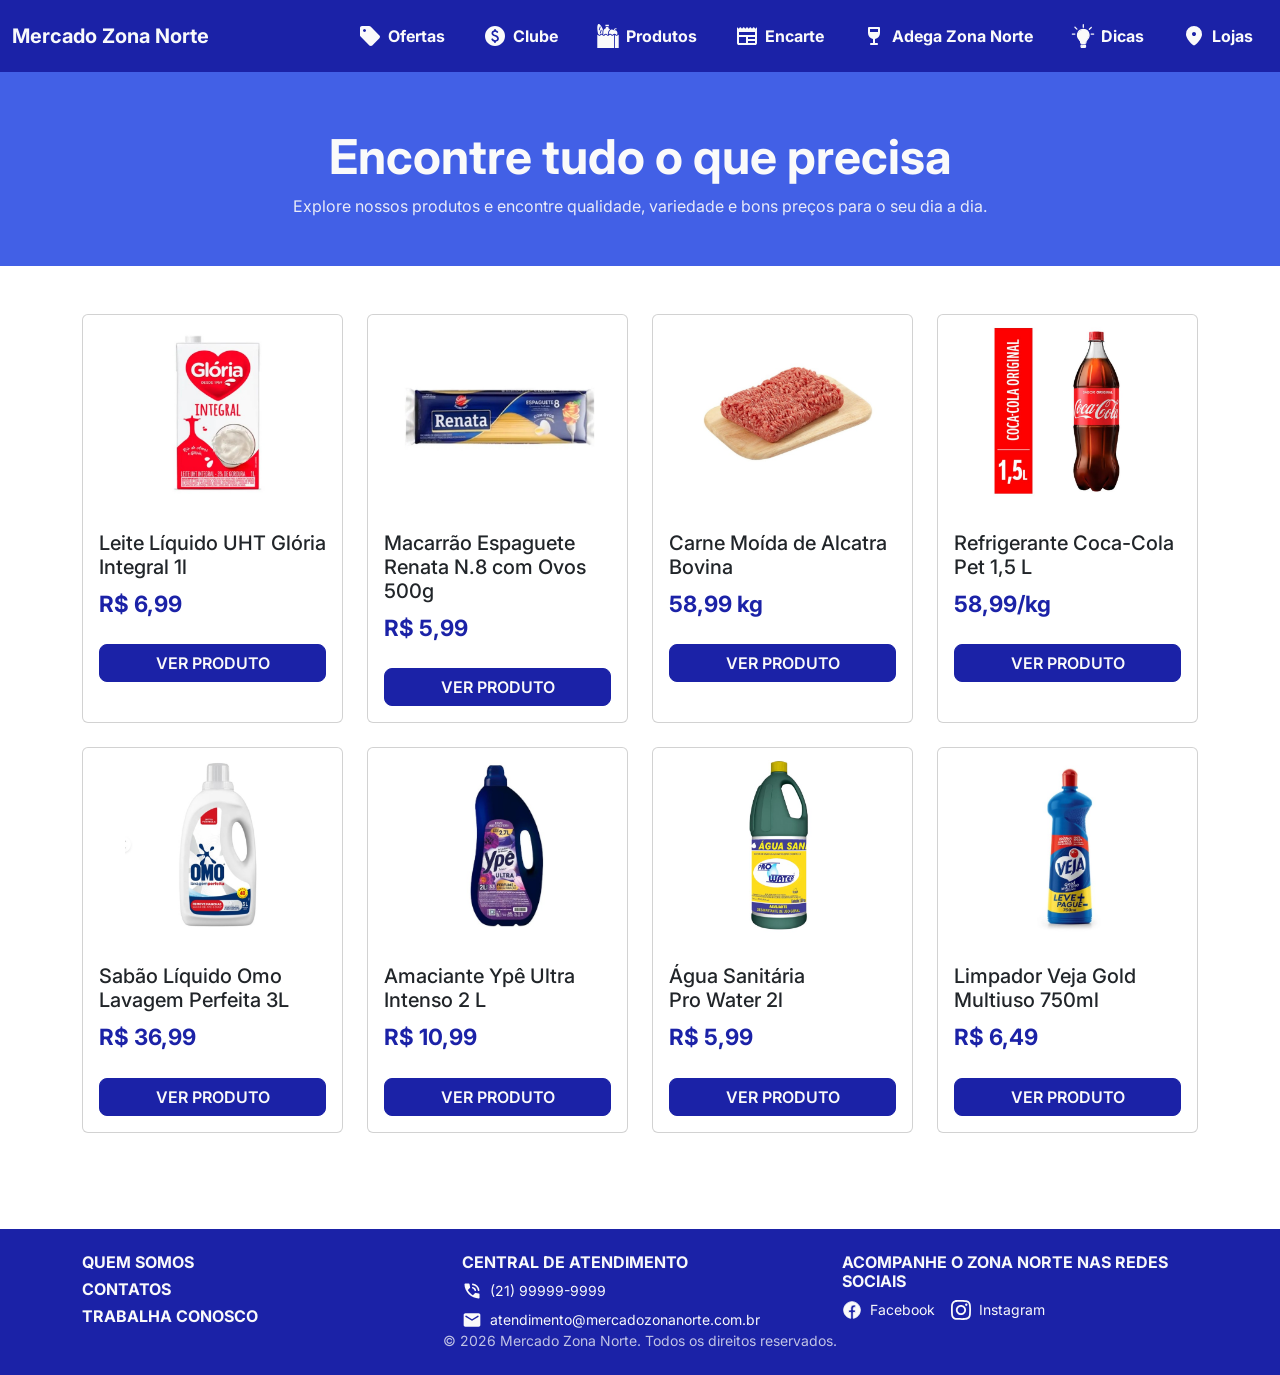
<file: produtos.html>
<!DOCTYPE html>
<html lang="pt-br">

<head>
    <meta charset="UTF-8">
    <meta name="viewport" content="width=device-width, initial-scale=1.0">

    <link rel="stylesheet" href="https://cdn.jsdelivr.net/npm/bootstrap@5.3.8/dist/css/bootstrap.min.css">
    <script src="https://cdn.jsdelivr.net/npm/bootstrap@5.3.8/dist/js/bootstrap.bundle.min.js"></script>
    <link rel="stylesheet" href="produtos.css">
    <title>Home Page</title>

    <link rel="preconnect" href="https://fonts.googleapis.com">
    <link rel="preconnect" href="https://fonts.gstatic.com" crossorigin>
    <link href="https://fonts.googleapis.com/css2?family=Inter:wght@400;500;600;700&display=swap" rel="stylesheet">

</head>

<body>
          <!-- MENU -->
            <nav class="navbar navbar-expand-lg navbar-dark py-3" style="background-color: #1B22A7;">
                <div class="container-fluid">
                    <a class="navbar-brand fw-bold text-light" href="index.html">
                        Mercado Zona Norte
                    </a>

                    <!-- Mobile -->
                    <button class="navbar-toggler" type="button" data-bs-toggle="collapse"
                        data-bs-target="#menuPrincipal" aria-controls="menuPrincipal" aria-expanded="false"
                        aria-label="Alternar navegação">
                        <span class="navbar-toggler-icon"></span>
                    </button>

                    <div class="collapse navbar-collapse justify-content-end mt-3 mt-lg-0" id="menuPrincipal">
                        <div class="d-flex flex-column flex-lg-row align-items-stretch align-items-lg-center gap-2">

                            <a class="nav-menu" href="ofertas.html">
                                <img src="ícones/Cupom.svg" alt="Ofertas" class="nav-icon">
                                <span>Ofertas</span>
                            </a>

                            <a class="nav-menu" href="clube.html">
                                <img src="ícones/Clube.svg" alt="Clube" class="nav-icon">
                                <span>Clube</span>
                            </a>

                            <a class="nav-menu" href="produtos.html">
                                <img src="ícones/produtos.svg" alt="Produtos" class="nav-icon">
                                <span>Produtos</span>
                            </a>

                            <a class="nav-menu" href="encarte.html">
                                <img src="ícones/encarte.svg" alt="Encarte" class="nav-icon">
                                <span>Encarte</span>
                            </a>

                               <a class="nav-menu" href="adega.html">
                                <img src="ícones/vinho.svg" alt="Adega" class="nav-icon">
                                <span>Adega Zona Norte</span>
                            </a>

                            <a class="nav-menu" href="dicas.html">
                                <img src="ícones/dicas.svg" alt="Dicas" class="nav-icon">
                                <span>Dicas</span>
                            </a>

                            <a class="nav-menu" href="nossaslojas.html">
                                <img src="ícones/localização.svg" alt="Nossas Lojas" class="nav-icon">
                                <span>Lojas</span>
                            </a>

                        </div>
                    </div>
                </div>
            </nav>

    <!-- CABEÇALHO DA PÁGINA -->
    <section class="cabecalho-pagina">
        <div class="container text-center">
            <h1 class="display-5">
                <h1 class="display-5">Encontre tudo o que precisa</h1>
            </h1>
            <p>Explore nossos produtos e encontre qualidade, variedade e bons preços para o seu dia a dia.</p>
        </div>
    </section>

    <!-- PRODUTOS EM DESTAQUE -->
    <section class="container py-5">
        <div class="row g-4">

            <div class="col-12 col-md-6 col-lg-3 d-flex align-items-stretch">
                <div class="card card-oferta w-100">
                    <img src="Imagens/Cards/Produtos/Leite.jpg" class="card-img-top"
                        alt="Leite Líquido UHT Glória Integral 1l">
                    <div class="card-body d-flex flex-column">
                        <h5 class="card-title">Leite Líquido UHT Glória Integral 1l</h5>
                        <p class="preco-oferta">R$ 6,99</p>
                        <a href="#" class="btn btn-produto">VER PRODUTO</a>
                    </div>
                </div>
            </div>

            <div class="col-12 col-md-6 col-lg-3 d-flex align-items-stretch">
                <div class="card card-oferta w-100">
                    <img src="Imagens/Cards/Produtos/Macarrão.jpg" class="card-img-top"
                        alt="Macarrão Espaguete Renata N.8 com Ovos 500g">
                    <div class="card-body d-flex flex-column">
                        <h5 class="card-title">Macarrão Espaguete Renata N.8 com Ovos 500g</h5>
                        <p class="preco-oferta">R$ 5,99</p>
                        <a href="#" class="btn btn-produto">VER PRODUTO</a>
                    </div>
                </div>
            </div>

            <div class="col-12 col-md-6 col-lg-3 d-flex align-items-stretch">
                <div class="card card-oferta w-100">
                    <img src="Imagens/Cards/Produtos/Carne Moída.jpg" class="card-img-top"
                        alt="Carne Moída de Alcatra Bovina">
                    <div class="card-body d-flex flex-column">
                        <h5 class="card-title">Carne Moída de Alcatra Bovina</h5>
                        <p class="preco-oferta">58,99 kg</p>
                        <a href="#" class="btn btn-produto">VER PRODUTO</a>
                    </div>
                </div>
            </div>

            <div class="col-12 col-md-6 col-lg-3 d-flex align-items-stretch">
                <div class="card card-oferta w-100">
                    <img src="Imagens/Cards/Produtos/Refrigerante.jpg" class="card-img-top"
                        alt="Refrigerante Coca-Cola Pet 1,5 L">
                    <div class="card-body d-flex flex-column">
                        <h5 class="card-title">Refrigerante Coca-Cola Pet 1,5 L</h5>
                        <p class="preco-oferta">58,99/kg</p>
                        <a href="#" class="btn btn-produto">VER PRODUTO</a>
                    </div>
                </div>
            </div>

            <div class="col-12 col-md-6 col-lg-3 d-flex align-items-stretch">
                <div class="card card-oferta w-100">
                    <img src="Imagens/Cards/Produtos/Sabão Liquido.jpg" class="card-img-top"
                        alt="Sabão Líquido Omo Lavagem Perfeita 3L">
                    <div class="card-body d-flex flex-column">
                        <h5 class="card-title">Sabão Líquido Omo Lavagem Perfeita 3L</h5>
                        <p class="preco-oferta">R$ 36,99</p>
                        <a href="#" class="btn btn-produto">VER PRODUTO</a>
                    </div>
                </div>
            </div>

            <div class="col-12 col-md-6 col-lg-3">
                <div class="card card-oferta">
                    <img src="Imagens/Cards/Produtos/Amaciante.jpg" class="card-img-top"
                        alt="Amaciante Ypê Ultra Intenso 2 L">
                    <div class="card-body">
                        <h5 class="card-title">Amaciante Ypê Ultra Intenso 2 L</h5>
                        <p class="preco-oferta">R$ 10,99</p>
                        <a href="#" class="btn btn-produto">VER PRODUTO</a>
                    </div>
                </div>
            </div>

            <div class="col-12 col-md-6 col-lg-3 d-flex align-items-stretch">
                <div class="card card-oferta w-100">
                    <img src="Imagens/Cards/Produtos/Água Sanitária.jpg" class="card-img-top"
                        alt="Água Sanitária Pro Water 2l">
                    <div class="card-body d-flex flex-column">
                        <h5 class="card-title">Água Sanitária <br>
                            Pro Water 2l</h5>
                        <p class="preco-oferta">R$ 5,99</p>
                        <a href="#" class="btn btn-produto">VER PRODUTO</a>
                    </div>
                </div>
            </div>

            <div class="col-12 col-md-6 col-lg-3">
                <div class="card card-oferta">
                    <img src="Imagens/Cards/Produtos/Limpador Multiuso Veja.jpg" class="card-img-top"
                        alt="Limpador Veja Gold Multiuso 750ml">
                    <div class="card-body">
                        <h5 class="card-title">Limpador Veja Gold Multiuso 750ml</h5>
                        <p class="preco-oferta">R$ 6,49</p>
                        <a href="#" class="btn btn-produto">VER PRODUTO</a>
                    </div>
                </div>
            </div>

        </div>
    </section>

    <footer class="footer-site text-light py-4 mt-5">
        <div class="container">
            <div class="row g-4 align-items-start">

                <div class="col-12 col-md-4 text-center text-md-start">
                    <div class="d-flex flex-column gap-2">
                        <a href="sobre.html" class="quem-somos">
                            <h6 class="fw-bold text-uppercase mb-0">Quem Somos</h6>
                        </a>
                        <a href="contato.html" class="quem-somos">
                            <h6 class="fw-bold text-uppercase mb-0">Contatos</h6>
                        </a>
                        <a href="trabalheconosco.html" class="quem-somos">
                            <h6 class="fw-bold text-uppercase mb-0">Trabalha Conosco</h6>
                        </a>
                    </div>
                </div>

                <div class="col-12 col-md-4 text-center text-md-start">
                    <h6 class="fw-bold text-uppercase mb-2">Central de Atendimento</h6>

                    <div class="d-flex align-items-center justify-content-center justify-content-md-start mb-2">
                        <img src="ícones/telefone.svg" alt="Telefone" class="footer-icon me-2">
                        <span class="small">(21) 99999-9999</span>
                    </div>

                    <div class="d-flex align-items-center justify-content-center justify-content-md-start">
                        <img src="ícones/email.svg" alt="E-mail" class="footer-icon me-2">
                        <span class="small">atendimento@mercadozonanorte.com.br</span>
                    </div>
                </div>

                <div class="col-12 col-md-4 text-center text-md-start">
                    <h6 class="fw-bold text-uppercase mb-2">Acompanhe o Zona Norte nas redes sociais</h6>
                    <div class="d-flex gap-3 justify-content-center justify-content-md-start">
                        <a href="https://www.facebook.com.br" class="social-link d-flex align-items-center gap-2">
                            <img src="ícones/facebook.svg" alt="Facebook" class="footer-icon">
                            <span class="small">Facebook</span>
                        </a>
                        <a href="https://www.instagram.com" class="social-link d-flex align-items-center gap-2">
                            <img src="ícones/instagram.svg" alt="Instagram" class="footer-icon">
                            <span class="small">Instagram</span>
                        </a>
                    </div>
                </div>

            </div>

            <div class="text-center small opacity-75">
                &copy; 2026 Mercado Zona Norte. Todos os direitos reservados.
            </div>
        </div>
    </footer>

</html>
</file>
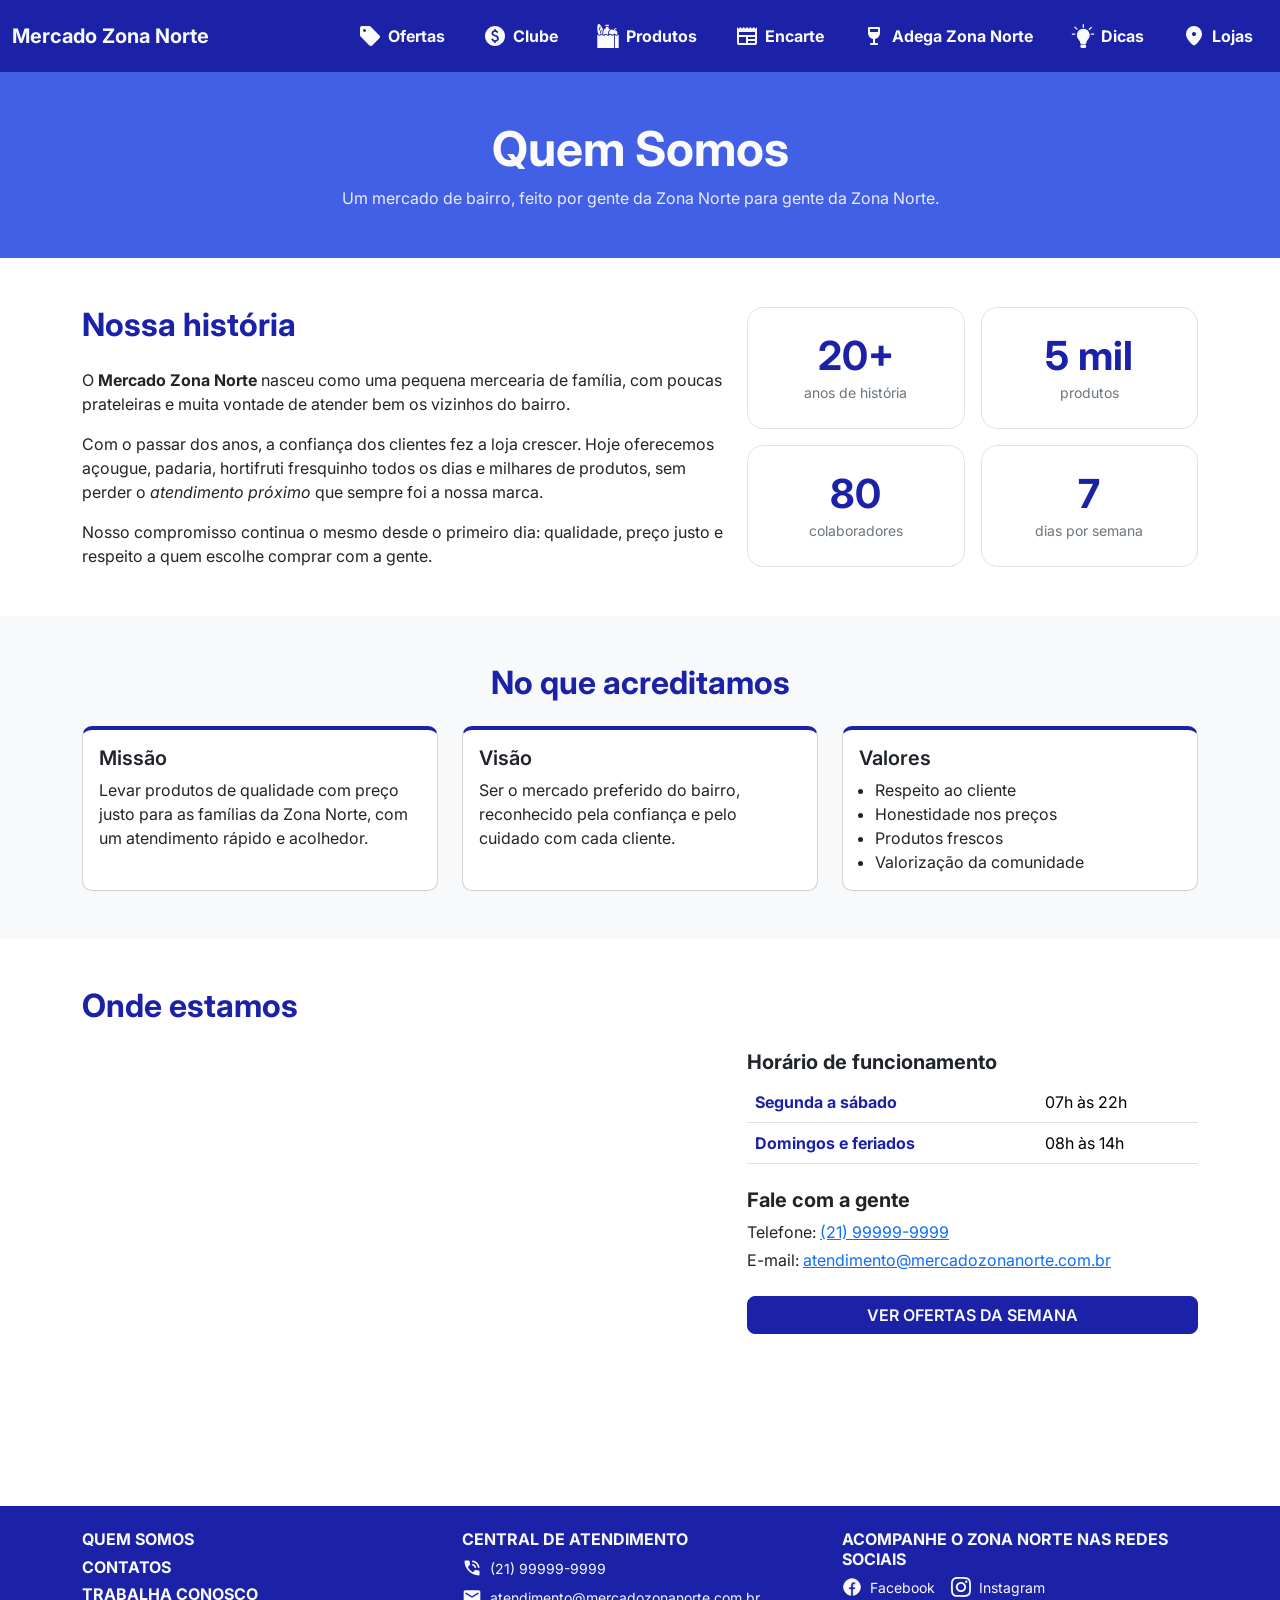
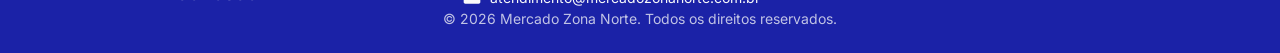
<file: sobre.html>
<!DOCTYPE html>
<html lang="pt-br">

<head>
    <meta charset="UTF-8">
    <meta name="viewport" content="width=device-width, initial-scale=1.0">

    <link rel="stylesheet" href="https://cdn.jsdelivr.net/npm/bootstrap@5.3.8/dist/css/bootstrap.min.css">
    <script src="https://cdn.jsdelivr.net/npm/bootstrap@5.3.8/dist/js/bootstrap.bundle.min.js"></script>
    <link rel="stylesheet" href="Style.css">
    <link rel="stylesheet" href="paginas.css">
    <title>Quem Somos | Mercado Zona Norte</title>

    <link rel="preconnect" href="https://fonts.googleapis.com">
    <link rel="preconnect" href="https://fonts.gstatic.com" crossorigin>
    <link href="https://fonts.googleapis.com/css2?family=Inter:wght@400;500;600;700&display=swap" rel="stylesheet">

</head>

<body>

    <main>
                <!-- MENU -->
            <nav class="navbar navbar-expand-lg navbar-dark py-3" style="background-color: #1B22A7;">
                <div class="container-fluid">
                    <a class="navbar-brand fw-bold text-light" href="index.html">
                        Mercado Zona Norte
                    </a>

                    <!-- Mobile -->
                    <button class="navbar-toggler" type="button" data-bs-toggle="collapse"
                        data-bs-target="#menuPrincipal" aria-controls="menuPrincipal" aria-expanded="false"
                        aria-label="Alternar navegação">
                        <span class="navbar-toggler-icon"></span>
                    </button>

                    <div class="collapse navbar-collapse justify-content-end mt-3 mt-lg-0" id="menuPrincipal">
                        <div class="d-flex flex-column flex-lg-row align-items-stretch align-items-lg-center gap-2">

                            <a class="nav-menu" href="ofertas.html">
                                <img src="ícones/Cupom.svg" alt="Ofertas" class="nav-icon">
                                <span>Ofertas</span>
                            </a>

                            <a class="nav-menu" href="clube.html">
                                <img src="ícones/Clube.svg" alt="Clube" class="nav-icon">
                                <span>Clube</span>
                            </a>

                            <a class="nav-menu" href="produtos.html">
                                <img src="ícones/produtos.svg" alt="Produtos" class="nav-icon">
                                <span>Produtos</span>
                            </a>

                               <a class="nav-menu" href="encarte.html">
                                <img src="ícones/encarte.svg" alt="Encarte" class="nav-icon">
                                <span>Encarte</span>
                            </a>

                            <a class="nav-menu" href="adega.html">
                                <img src="ícones/vinho.svg" alt="Adega" class="nav-icon">
                                <span>Adega Zona Norte</span>
                            </a>

                            <a class="nav-menu" href="dicas.html">
                                <img src="ícones/dicas.svg" alt="Dicas" class="nav-icon">
                                <span>Dicas</span>
                            </a>

                            <a class="nav-menu" href="nossaslojas.html">
                                <img src="ícones/localização.svg" alt="Nossas Lojas" class="nav-icon">
                                <span>Lojas</span>
                            </a>

                        </div>
                    </div>
                </div>
            </nav>

        <!-- CABEÇALHO DA PÁGINA -->
        <section class="cabecalho-pagina">
            <div class="container text-center">
                <h1 class="display-5">Quem Somos</h1>
                <p>Um mercado de bairro, feito por gente da Zona Norte para gente da Zona Norte.</p>
            </div>
        </section>

        <!-- NOSSA HISTÓRIA -->
        <section class="container py-5">
            <div class="row g-4 align-items-center">

                <div class="col-12 col-lg-7">
                    <h2 class="titulo-secao">Nossa história</h2>
                    <p>
                        O <strong>Mercado Zona Norte</strong> nasceu como uma pequena mercearia de família,
                        com poucas prateleiras e muita vontade de atender bem os vizinhos do bairro.
                    </p>
                    <p>
                        Com o passar dos anos, a confiança dos clientes fez a loja crescer. Hoje oferecemos
                        açougue, padaria, hortifruti fresquinho todos os dias e milhares de produtos,
                        sem perder o <em>atendimento próximo</em> que sempre foi a nossa marca.
                    </p>
                    <p class="mb-0">
                        Nosso compromisso continua o mesmo desde o primeiro dia: qualidade, preço justo
                        e respeito a quem escolhe comprar com a gente.
                    </p>
                </div>

                <div class="col-12 col-lg-5">
                    <div class="row g-3 text-center">
                        <div class="col-6">
                            <div class="border rounded-4 p-4">
                                <p class="display-6 numero-destaque mb-0">20+</p>
                                <small class="text-secondary">anos de história</small>
                            </div>
                        </div>
                        <div class="col-6">
                            <div class="border rounded-4 p-4">
                                <p class="display-6 numero-destaque mb-0">5 mil</p>
                                <small class="text-secondary">produtos</small>
                            </div>
                        </div>
                        <div class="col-6">
                            <div class="border rounded-4 p-4">
                                <p class="display-6 numero-destaque mb-0">80</p>
                                <small class="text-secondary">colaboradores</small>
                            </div>
                        </div>
                        <div class="col-6">
                            <div class="border rounded-4 p-4">
                                <p class="display-6 numero-destaque mb-0">7</p>
                                <small class="text-secondary">dias por semana</small>
                            </div>
                        </div>
                    </div>
                </div>

            </div>
        </section>

        <!-- MISSÃO, VISÃO E VALORES -->
        <section class="bg-light py-5">
            <div class="container">
                <h2 class="titulo-secao text-center">No que acreditamos</h2>

                <div class="row g-4">

                    <div class="col-12 col-md-4">
                        <div class="card card-valor">
                            <div class="card-body">
                                <h5 class="card-title">Missão</h5>
                                <p class="mb-0">
                                    Levar produtos de qualidade com preço justo para as famílias da Zona Norte,
                                    com um atendimento rápido e acolhedor.
                                </p>
                            </div>
                        </div>
                    </div>

                    <div class="col-12 col-md-4">
                        <div class="card card-valor">
                            <div class="card-body">
                                <h5 class="card-title">Visão</h5>
                                <p class="mb-0">
                                    Ser o mercado preferido do bairro, reconhecido pela confiança
                                    e pelo cuidado com cada cliente.
                                </p>
                            </div>
                        </div>
                    </div>

                    <div class="col-12 col-md-4">
                        <div class="card card-valor">
                            <div class="card-body">
                                <h5 class="card-title">Valores</h5>
                                <ul class="mb-0 ps-3">
                                    <li>Respeito ao cliente</li>
                                    <li>Honestidade nos preços</li>
                                    <li>Produtos frescos</li>
                                    <li>Valorização da comunidade</li>
                                </ul>
                            </div>
                        </div>
                    </div>

                </div>
            </div>
        </section>

        <!-- ONDE ESTAMOS -->
        <section class="container py-5">
            <h2 class="titulo-secao">Onde estamos</h2>

            <div class="row g-4">

                <div class="col-12 col-lg-7">
                    <div class="ratio ratio-16x9 rounded-4 overflow-hidden">
                        <iframe src="https://www.google.com/maps?q=Zona+Norte,+Rio+de+Janeiro&output=embed"
                            title="Mapa da Zona Norte do Rio de Janeiro" loading="lazy"></iframe>
                    </div>
                </div>

                <div class="col-12 col-lg-5">
                    <h5 class="fw-bold">Horário de funcionamento</h5>
                    <table class="table tabela-horarios">
                        <tbody>
                            <tr>
                                <th>Segunda a sábado</th>
                                <td>07h às 22h</td>
                            </tr>
                            <tr>
                                <th>Domingos e feriados</th>
                                <td>08h às 14h</td>
                            </tr>
                        </tbody>
                    </table>

                    <h5 class="fw-bold mt-4">Fale com a gente</h5>
                    <p class="mb-1">
                        Telefone: <a href="tel:+5521999999999">(21) 99999-9999</a>
                    </p>
                    <p>
                        E-mail: <a
                            href="mailto:atendimento@mercadozonanorte.com.br">atendimento@mercadozonanorte.com.br</a>
                    </p>

                    <a href="ofertas.html" class="btn btn-produto">VER OFERTAS DA SEMANA</a>
                </div>

            </div>
        </section>

        <!-- FOOTER -->
        <footer class="footer-site text-light py-4 mt-5">
            <div class="container">
                <div class="row g-4 align-items-start">

                    <div class="col-12 col-md-4 text-center text-md-start">
                        <div class="d-flex flex-column gap-2">
                            <a href="sobre.html" class="quem-somos">
                                <h6 class="fw-bold text-uppercase mb-0">Quem Somos</h6>
                            </a>
                            <a href="contato.html" class="quem-somos">
                                <h6 class="fw-bold text-uppercase mb-0">Contatos</h6>
                            </a>
                            <a href="trabalheconosco.html" class="quem-somos">
                                <h6 class="fw-bold text-uppercase mb-0">Trabalha Conosco</h6>
                            </a>
                        </div>
                    </div>

                    <div class="col-12 col-md-4 text-center text-md-start">
                        <h6 class="fw-bold text-uppercase mb-2">Central de Atendimento</h6>

                        <div class="d-flex align-items-center justify-content-center justify-content-md-start mb-2">
                            <img src="ícones/telefone.svg" alt="Telefone" class="footer-icon me-2">
                            <span class="small">(21) 99999-9999</span>
                        </div>

                        <div class="d-flex align-items-center justify-content-center justify-content-md-start">
                            <img src="ícones/email.svg" alt="E-mail" class="footer-icon me-2">
                            <span class="small">atendimento@mercadozonanorte.com.br</span>
                        </div>
                    </div>

                    <div class="col-12 col-md-4 text-center text-md-start">
                        <h6 class="fw-bold text-uppercase mb-2">Acompanhe o Zona Norte nas redes sociais</h6>
                        <div class="d-flex gap-3 justify-content-center justify-content-md-start">
                            <a href="https://www.facebook.com.br" class="social-link d-flex align-items-center gap-2">
                                <img src="ícones/facebook.svg" alt="Facebook" class="footer-icon">
                                <span class="small">Facebook</span>
                            </a>
                            <a href="https://www.instagram.com" class="social-link d-flex align-items-center gap-2">
                                <img src="ícones/instagram.svg" alt="Instagram" class="footer-icon">
                                <span class="small">Instagram</span>
                            </a>
                        </div>
                    </div>

                </div>

                <div class="text-center small opacity-75">
                    &copy; 2026 Mercado Zona Norte. Todos os direitos reservados.
                </div>
            </div>
        </footer>

    </main>

</body>

</html>
</file>
<file: style.css>
/* ==============================
   CONFIGURAÇÕES GERAIS
   ============================== */

body {
    font-family: 'Inter', sans-serif;
    margin: 0;
    padding: 0;
}


/* ==============================
   NAVBAR
   ============================== */

.navbar {
    background-color: #1B22A7;
}

.nav-menu {
    color: #FAFAFA;
    text-decoration: none;
    font-weight: 700;
    padding: 8px 15px;
    display: flex;
    align-items: center;
    gap: 6px;
    border-radius: 10px;
    white-space: nowrap;
}

.nav-menu:hover {
    background-color: #4260E6;
    color: #FAFAFA;
}

.nav-icon {
    width: 24px;
    height: 24px;
}


/* ==============================
   CARDS
   ============================== */

.card {
    border-radius: 10px;
    overflow: hidden;
}

.card-img-top {
    width: 100%;
    height: 220px;
    object-fit: cover;
}

.card-title {
    font-weight: 600;
}

.card-text {
    font-weight: 700;
}

 .btn-produto {
    background-color: #1B22A7;
    color: #FAFAFA;
    font-weight: 600;
    border-radius: 8px;
    width: 100%;
    border: 1px solid #1B22A7;
    margin-top: 8px;
    transition: background-color 0.2s ease, color 0.2s ease;
}

.btn-produto:hover {
    background-color: #4260E6;
    color: #FAFAFA;
    border-color: #4260E6;
}

/* ==============================
   FOOTER
   ============================== */

 .footer-site {
    background-color: #1B22A7;
}

.footer-icon {
    width: 20px;
    height: 20px;
}

.quem-somos,
.social-link {
    color: #FAFAFA;
    text-decoration: none;
}

.quem-somos:hover,
.social-link:hover {
    color: #FAFAFA;
    text-decoration: underline;
}
</file>
<file: adega.css>
/* ==============================
   ADEGA ZONA NORTE - adega.css
   (paleta igual à do projeto: azul #1B22A7 + destaque amarelo)
   ============================== */

:root {
    --azul: #1B22A7;
    --azul-hover: #4260E6;
    --branco: #FAFAFA;
    --escuro: #12142e;
}

html { scroll-behavior: smooth; }

body {
    font-family: 'Inter', sans-serif;
    margin: 0;
    padding: 0;
    color: #222;
}

/* ==============================
   NAVBAR
   ============================== */

.navbar {
    background-color: #1B22A7;
}

.nav-menu {
    color: #FAFAFA;
    text-decoration: none;
    font-weight: 700;
    padding: 8px 15px;
    display: flex;
    align-items: center;
    gap: 6px;
    border-radius: 10px;
    white-space: nowrap;
}

.nav-menu:hover {
    background-color: #4260E6;
    color: #FAFAFA;
}

.nav-icon {
    width: 24px;
    height: 24px;
}

/* ==============================
   CABEÇALHO DAS PÁGINAS
   ============================== */

.cabecalho-pagina {
    background-color: #4260E6;
    color: #FAFAFA;
    padding: 48px 0;
}

.cabecalho-pagina h1 {
    font-weight: 700;
}

.cabecalho-pagina p {
    margin-bottom: 0;
    opacity: 0.9;
}

/* TÍTULOS DE SEÇÃO */
.titulo-secao { text-align: center; margin-bottom: 40px; }
.titulo-secao h2 { font-weight: 800; color: var(--azul); }
.titulo-secao p { color: #666; margin: 0; }

/* OFERTAS / PRODUTOS */
.ofertas { padding: 70px 12px; }

.produto-card {
    border-radius: 10px;
    overflow: hidden;
    background: #fff;
    box-shadow: 0 4px 14px rgba(0, 0, 0, .12);
    height: 100%;
    display: flex;
    flex-direction: column;
    transition: transform .2s ease;
}

.produto-icon{
    width: 30px;
    height: 30px;
}

.produto-vinho-icon{
    width: 50px;
    height: 50px;
}
.produto-card:hover { transform: translateY(-4px); }

.produto-imagem { aspect-ratio: 2 / 3; overflow: hidden; }
.produto-imagem img { width: 100%; height: 100%; object-fit: cover; display: block; }

.produto-info { padding: 16px; text-align: center; margin-top: auto; }
.produto-info h3 { font-size: 1.05rem; font-weight: 600; }
.preco { font-weight: 700; font-size: 1.4rem; color: var(--azul); margin-bottom: 4px; }

.btn-produto {
    background-color: var(--azul);
    color: var(--branco);
    font-weight: 600;
    border-radius: 8px;
    width: 100%;
    border: 1px solid var(--azul);
    margin-top: 8px;
    transition: background-color .2s ease, color .2s ease;
}
.btn-produto:hover {
    background-color: var(--azul-hover);
    color: var(--branco);
    border-color: var(--azul-hover);
}

/* CATEGORIAS */
.categorias { background-color: #eef1ff; padding: 70px 0; }
.categoria {
    background: #fff;
    border-radius: 10px;
    padding: 30px 20px;
    text-align: center;
    height: 100%;
    border-bottom: 4px solid var(--azul);
    box-shadow: 0 4px 14px rgba(0, 0, 0, .08);
}
.categoria h3 { font-weight: 700; color: var(--azul); }
.categoria p { margin: 0; color: #555; }

/* SOBRE */
.sobre { padding: 70px 0; }
.sobre h2 { font-weight: 800; color: var(--azul); }
.sobre-destaque {
    background: var(--azul);
    color: var(--branco);
    border-radius: 14px;
    padding: 40px 20px;
}
.sobre-destaque span { font-size: 3rem; }
.sobre-destaque p { margin: 0; }

/* ==============================
   FOOTER
   ============================== */

 .footer-site {
    background-color: #1B22A7;
}

.footer-icon {
    width: 20px;
    height: 20px;
}

.quem-somos,
.social-link {
    color: #FAFAFA;
    text-decoration: none;
}

.quem-somos:hover,
.social-link:hover {
    color: #FAFAFA;
    text-decoration: underline;
}
</file>
<file: cadastro.css>
/* ==============================
   NAVBAR
   ============================== */

.navbar {
    background-color: #1B22A7;
}

.nav-menu {
    color: #FAFAFA;
    text-decoration: none;
    font-weight: 700;
    padding: 8px 15px;
    display: flex;
    align-items: center;
    gap: 6px;
    border-radius: 10px;
}

.nav-menu:hover {
    background-color: #4260E6;
    color: #FAFAFA;
}

.nav-icon {
    width: 24px;
    height: 24px;
}

/* ==============================
    LOGIN
   ============================== */

body {
    background: #f6f7fb;
}

.login-container {
    min-height: 100vh;
    display: flex;
    align-items: center;
    justify-content: center;
    padding: 20px;
}

.login-card {
    background: white;
    border-radius: 18px;
    box-shadow: 0 8px 25px rgba(0, 0, 0, 0.08);
    padding: 40px;
    width: 100%;
    max-width: 450px; 
}

    .login-card h1 {
        color: #1B22A7;
        font-weight: 700;
    }

    .form-control {
        padding: 12px;
        border-radius: 10px;
        border: 1px solid #ced4da;
    }

    .form-control:focus {
        border-color: #4260E6;
        box-shadow: 0 0 0 0.2rem rgba(66, 96, 230, 0.15);
    }

    .form-label {
        font-weight: 500;
        color: #333333;
    }

    .btn-login {
        background: #1B22A7;
        color: white;
        font-weight: 600;
        padding: 12px;
        border-radius: 10px;
        border: none;
        transition: background 0.2s ease;
    }

    .btn-login:hover {
        background: #4260E6;
        color: white;
    }

    .login-card a {
        color: #1B22A7;
        text-decoration: none;
        font-weight: 500;
    }

    .login-card a:hover {
        color: #4260E6;
        text-decoration: underline;
    }

    @media(max-width: 768px) {
        .login-card {
            padding: 25px;
        }
    }

    /* ==============================
   FOOTER
   ============================== */

    .footer-site {
        background-color: #1B22A7;
    }

    .footer-icon {
        width: 20px;
        height: 20px;
    }

    .quem-somos,
    .social-link {
        color: #FAFAFA;
        text-decoration: none;
    }

    .quem-somos:hover,
    .social-link:hover {
        color: #FAFAFA;
        text-decoration: underline;
    }
</file>
<file: encarte.css>
/* ==============================
   CONFIGURAÇÕES GERAIS
   ============================== */

body {
    font-family: 'Inter', sans-serif;
    margin: 0;
    padding: 0;
}


/* ==============================
   NAVBAR
   ============================== */
.navbar {
    background-color: #1B22A7;
}

.nav-menu {
    color: #FAFAFA;
    text-decoration: none;
    font-weight: 700;
    padding: 8px 15px;
    display: flex;
    align-items: center;
    gap: 6px;
    border-radius: 10px;
    white-space: nowrap;
}

.nav-menu:hover {
    background-color: #4260E6;
    color: #FAFAFA;
}

.nav-icon {
    width: 24px;
    height: 24px;
}

/* ==============================
   CABEÇALHO DAS PÁGINAS
   ============================== */

.cabecalho-pagina {
    background-color: #4260E6;
    color: #FAFAFA;
    padding: 48px 0;
}

.cabecalho-pagina h1 {
    font-weight: 700;
}

.cabecalho-pagina p {
    margin-bottom: 0;
    opacity: 0.9;
}

.encarte-container {
    display: flex;
    justify-content: center;
    width: 100%;
}

.encarte-img {
    width: 85%;
    max-width: 85%; 
    height: auto;
    margin-top: 2rem;
    box-shadow: #000000;
}

/* ==============================
   FOOTER
   ============================== */

 .footer-site {
    background-color: #1B22A7;
}

.footer-icon {
    width: 20px;
    height: 20px;
}

.quem-somos,
.social-link {
    color: #FAFAFA;
    text-decoration: none;
}

.quem-somos:hover,
.social-link:hover {
    color: #FAFAFA;
    text-decoration: underline;
}
</file>
<file: login.css>
/* ==============================
   NAVBAR
   ============================== */

.navbar {
    background-color: #1B22A7;
}

.nav-menu {
    color: #FAFAFA;
    text-decoration: none;
    font-weight: 700;
    padding: 8px 15px;
    display: flex;
    align-items: center;
    gap: 6px;
    border-radius: 10px;
}

.nav-menu:hover {
    background-color: #4260E6;
    color: #FAFAFA;
}

.nav-icon {
    width: 24px;
    height: 24px;
}

/* ==============================
   LOGIN
   ============================== */

body {
    background: #f6f7fb;
}

.login-container {
    min-height: 100vh;
    display: flex;
    align-items: center;
    justify-content: center;
    padding: 20px;
}

.login-card {
    background: white;
    border-radius: 18px;
    box-shadow: 0 8px 25px rgba(0, 0, 0, 0.08);
    padding: 40px;
    width: 100%;
    max-width: 450px; 
}

.login-card h1 {
    color: #1B22A7;
    font-weight: 700;
}

.form-control {
    padding: 12px;
    border-radius: 10px;
    border: 1px solid #ced4da;
}

.form-control:focus {
    border-color: #4260E6;
    box-shadow: 0 0 0 0.2rem rgba(66, 96, 230, 0.15);
}

.form-label {
    font-weight: 500;
    color: #333333;
}

.btn-login {
    background: #1B22A7;
    color: white;
    font-weight: 600;
    padding: 12px;
    border-radius: 10px;
    border: none;
    transition: background 0.2s ease;
}

.btn-login:hover {
    background: #4260E6;
    color: white;
}

.login-card a {
    color: #1B22A7;
    text-decoration: none;
    font-weight: 500;
}

.login-card a:hover {
    color: #4260E6;
    text-decoration: underline;
}

@media(max-width: 768px) {
    .login-card {
        padding: 25px;
    }
}

/* ==============================
   FOOTER
   ============================== */

 .footer-site {
    background-color: #1B22A7;
}

.footer-icon {
    width: 20px;
    height: 20px;
}

.quem-somos,
.social-link {
    color: #FAFAFA;
    text-decoration: none;
}

.quem-somos:hover,
.social-link:hover {
    color: #FAFAFA;
    text-decoration: underline;
}
</file>
<file: nossaslojas.css>
* {
    box-sizing: border-box;
}

body {
    font-family: 'Inter', sans-serif;
    margin: 0;
    padding: 0;
}

/* ==============================
   NAVBAR
   ============================== */

.navbar {
    background-color: #1B22A7;
}

.nav-menu {
    color: #FAFAFA;
    text-decoration: none;
    font-weight: 700;
    padding: 8px 15px;
    display: flex;
    align-items: center;
    gap: 6px;
    border-radius: 10px;
    white-space: nowrap;
}

.nav-menu:hover {
    background-color: #4260E6;
    color: #FAFAFA;
}

.nav-icon {
    width: 24px;
    height: 24px;
}

/* ==============================
   CABEÇALHO DAS PÁGINAS
   ============================== */

.cabecalho-pagina {
    background-color: #4260E6;
    color: #FAFAFA;
    padding: 48px 0;
}

.cabecalho-pagina h1 {
    font-weight: 700;
}

.cabecalho-pagina p {
    margin-bottom: 0;
    opacity: 0.9;
}


/* ==============================
   ESTILOS DOS CARDS DE LOJAS
   ============================== */

.container .card {
    border: 1px solid rgba(27, 34, 167, 0.15);
    border-top: 4px solid #1B22A7;
    border-radius: 10px;
    transition: transform 0.2s ease, box-shadow 0.2s ease;
    }

.container .card .card-title {
    color: #1B22A7;
    font-weight: 700;
    margin-bottom: 16px;
}

.container .card:hover {
    transform: translateY(-6px); 
    box-shadow: 0 6px 16px rgba(27, 34, 167, 0.15); 
}

.container .card .card-text {
    color: #495057;
    font-size: 0.95rem;
    margin-bottom: 14px;
}

.container .card .card-text strong {
    color: #1B22A7;
}

.container .card .btn-produto {
    background-color: #1B22A7;
    color: #FAFAFA;
    font-weight: 600;
    border-radius: 8px;
    width: 100%;
    border: 1px solid #1B22A7;
    margin-top: 8px;
    transition: background-color 0.2s ease, color 0.2s ease;

}

.container .card .btn-produto:hover {
    background-color: #4260E6;
    color: #FAFAFA;
    border-color: #4260E6;
}

/* ==============================
   FOOTER
   ============================== */

 .footer-site {
    background-color: #1B22A7;
}

.footer-icon {
    width: 20px;
    height: 20px;
}

.quem-somos,
.social-link {
    color: #FAFAFA;
    text-decoration: none;
}

.quem-somos:hover,
.social-link:hover {
    color: #FAFAFA;
    text-decoration: underline;
}
</file>
<file: Style.css>
/* ==============================
   CONFIGURAÇÕES GERAIS
   ============================== */

body {
    font-family: 'Inter', sans-serif;
    margin: 0;
    padding: 0;
}


/* ==============================
   NAVBAR
   ============================== */

.navbar {
    background-color: #1B22A7;
}

.nav-menu {
    color: #FAFAFA;
    text-decoration: none;
    font-weight: 700;
    padding: 8px 15px;
    display: flex;
    align-items: center;
    gap: 6px;
    border-radius: 10px;
}

.nav-menu:hover {
    background-color: #4260E6;
    color: #FAFAFA;
}

.nav-icon {
    width: 24px;
    height: 24px;
}


/* ==============================
   CARDS
   ============================== */

.card {
    border-radius: 10px;
    overflow: hidden;
}

.card-img-top {
    width: 100%;
    height: 220px;
    object-fit: cover;
}

.card-title {
    font-weight: 600;
}

.card-text {
    font-weight: 700;
}

 .btn-produto {
    background-color: #1B22A7;
    color: #FAFAFA;
    font-weight: 600;
    border-radius: 8px;
    width: 100%;
    border: 1px solid #1B22A7;
    margin-top: 8px;
    transition: background-color 0.2s ease, color 0.2s ease;
}

.btn-produto:hover {
    background-color: #4260E6;
    color: #FAFAFA;
    border-color: #4260E6;
}

/* ==============================
   FOOTER
   ============================== */

 .footer-site {
    background-color: #1B22A7;
}

.footer-icon {
    width: 20px;
    height: 20px;
}

.quem-somos,
.social-link {
    color: #FAFAFA;
    text-decoration: none;
}

.quem-somos:hover,
.social-link:hover {
    color: #FAFAFA;
    text-decoration: underline;
}
</file>
<file: paginas.css>
/* ==============================
   TEXTO PARA AJUDAR
   ESTILOS DAS PÁGINAS internos
   (Ofertas e Quem Somos)
   Complementa o Style.css, usando as mesmas cores do site para seguir o mesmo padrão original
   ============================== */


/*
   NAVBAR */

.navbar {
    background-color: #1B22A7;
}

.nav-menu {
    color: #FAFAFA;
    text-decoration: none;
    font-weight: 700;
    padding: 8px 15px;
    display: flex;
    align-items: center;
    gap: 6px;
    border-radius: 10px;
}

.nav-menu:hover {
    background-color: #4260E6;
    color: #FAFAFA;
}

.nav-icon {
    width: 24px;
    height: 24px;
}

/* CABEÇALHO DAS PÁGINAS*/

.cabecalho-pagina {
    background-color: #4260E6;
    color: #FAFAFA;
    padding: 48px 0;
}

.cabecalho-pagina h1 {
    font-weight: 700;
}

.cabecalho-pagina p {
    margin-bottom: 0;
    opacity: 0.9;
}


/* 
   TÍTULOS DE SEÇÃO*/

.titulo-secao {
    color: #1B22A7;
    font-weight: 700;
    margin-bottom: 24px;
}


/* =====
   OFERTAS | AJUSTA A PGNA OFERTAS
   ====== */

.card-oferta {
    position: relative;
    height: 100%;
}

.selo-desconto {
    position: absolute;
    top: 12px;
    left: 12px;
    background-color: #E53935;
    color: #FAFAFA;
    font-weight: 700;
    padding: 6px 10px;
    border-radius: 10px;
}

.preco-antigo {
    color: #6C757D;
    margin-bottom: 0;
}

.preco-oferta {
    color: #1B22A7;
    font-size: 1.4rem;
    font-weight: 700;
}

.tabela-ofertas thead th {
    background-color: #1B22A7;
    color: #FAFAFA;
}

.caixa-clube {
    background-color: #1B22A7;
    color: #FAFAFA;
    border-radius: 10px;
    padding: 32px;
}

.btn-clube {
    background-color: #FAFAFA;
    color: #1B22A7;
    border: 1px solid #FAFAFA;
    font-weight: 600;
}

 .btn-produto {
    background-color: #1B22A7;
    color: #FAFAFA;
    font-weight: 600;
    border-radius: 8px;
    width: 100%;
    border: 1px solid #1B22A7;
    margin-top: 8px;
    transition: background-color 0.2s ease, color 0.2s ease;
}

.btn-produto:hover {
    background-color: #4260E6;
    color: #FAFAFA;
    border-color: #4260E6;
}

.btn-clube:hover {
    background-color: #1B22A7;
    color: #FAFAFA;
    border-color: #FAFAFA;
}


/* ==============================
   QUEM SOMOS | AJUSTA A PGNA QUEM SOMOS
   ============================== */

.card-valor {
    height: 100%;
    border-top: 4px solid #1B22A7;
}

.numero-destaque {
    color: #1B22A7;
    font-weight: 700;
}

.tabela-horarios th {
    color: #1B22A7;
}


/* ==============================
   Fotter
   ============================== */

.footer-site {
    background-color: #1B22A7;
}

.footer-icon {
    width: 20px;
    height: 20px;
}

.quem-somos,
.social-link {
    color: #FAFAFA;
    text-decoration: none;
}

.quem-somos:hover,
.social-link:hover {
    color: #FAFAFA;
    text-decoration: underline;
}

/* ==============================
   FOOTER
   ============================== */

 .footer-site {
    background-color: #1B22A7;
}

.footer-icon {
    width: 20px;
    height: 20px;
}

.quem-somos,
.social-link {
    color: #FAFAFA;
    text-decoration: none;
}

.quem-somos:hover,
.social-link:hover {
    color: #FAFAFA;
    text-decoration: underline;
}
</file>
<file: produtos.css>
/* ==============================
   ESTILOS DAS PÁGINAS INTERNAS
   (Ofertas e Quem Somos)
   Complementa o Style.css, usando as mesmas cores do site
   ============================== */


   * {
    box-sizing: border-box;
}

body {
    font-family: 'Inter', sans-serif;
    margin: 0;
    padding: 0;
}

/* ==============================
   NAVBAR
   ============================== */

.navbar {
    background-color: #1B22A7;
}

.nav-menu {
    color: #FAFAFA;
    text-decoration: none;
    font-weight: 700;
    padding: 8px 15px;
    display: flex;
    align-items: center;
    gap: 6px;
    border-radius: 10px;
    white-space: nowrap;
}

.nav-menu:hover {
    background-color: #4260E6;
    color: #FAFAFA;
}

.nav-icon {
    width: 24px;
    height: 24px;
}

/* ==============================
   CABEÇALHO DAS PÁGINAS
   ============================== */

.cabecalho-pagina {
    background-color: #4260E6;
    color: #FAFAFA;
    padding: 48px 0;
}

.cabecalho-pagina h1 {
    font-weight: 700;
}

.cabecalho-pagina p {
    margin-bottom: 0;
    opacity: 0.9;
}


/* ==============================
   TÍTULOS DE SEÇÃO
   ============================== */

.titulo-secao {
    color: #1B22A7;
    font-weight: 700;
    margin-bottom: 24px;
}


/* ==============================
   OFERTAS
   ============================== */

.card-oferta {
    position: relative;
    height: 100%;
}

.card-oferta .card-img-top {
    height: 200px;
    object-fit: contain;
    padding: 12px;
}

.card-oferta .card-body {
    display: flex;
    flex-direction: column;
}



.preco-antigo {
    color: #6C757D;
    margin-bottom: 0;
}

.preco-oferta {
    color: #1B22A7;
    font-size: 1.4rem;
    font-weight: 700;
}

.tabela-ofertas thead th {
    background-color: #1B22A7;
    color: #FAFAFA;
}

.caixa-clube {
    background-color: #1B22A7;
    color: #FAFAFA;
    border-radius: 10px;
    padding: 32px;
}

.btn-clube {
    background-color: #FAFAFA;
    color: #1B22A7;
    border: 1px solid #FAFAFA;
    font-weight: 600;
}

 .btn-produto {
    background-color: #1B22A7;
    color: #FAFAFA;
    font-weight: 600;
    border-radius: 8px;
    width: 100%;
    border: 1px solid #1B22A7;
    margin-top: 8px;
    transition: background-color 0.2s ease, color 0.2s ease;
}

.btn-produto:hover {
    background-color: #4260E6;
    color: #FAFAFA;
    border-color: #4260E6;
}

.btn-clube:hover {
    background-color: #1B22A7;
    color: #FAFAFA;
    border-color: #FAFAFA;
}


/* ==============================
   QUEM SOMOS
   ============================== */

.card-valor {
    height: 100%;
    border-top: 4px solid #1B22A7;
}

.numero-destaque {
    color: #1B22A7;
    font-weight: 700;
}

.tabela-horarios th {
    color: #1B22A7;
}


/* ==============================
   Fotter
   ============================== */

.footer-site {
    background-color: #1B22A7;
}

.footer-icon {
    width: 20px;
    height: 20px;
}

.quem-somos,
.social-link {
    color: #FAFAFA;
    text-decoration: none;
}

.quem-somos:hover,
.social-link:hover {
    color: #FAFAFA;
    text-decoration: underline;
}

/* ==============================
   FOOTER
   ============================== */

 .footer-site {
    background-color: #1B22A7;
}

.footer-icon {
    width: 20px;
    height: 20px;
}

.quem-somos,
.social-link {
    color: #FAFAFA;
    text-decoration: none;
}

.quem-somos:hover,
.social-link:hover {
    color: #FAFAFA;
    text-decoration: underline;
}
</file>
